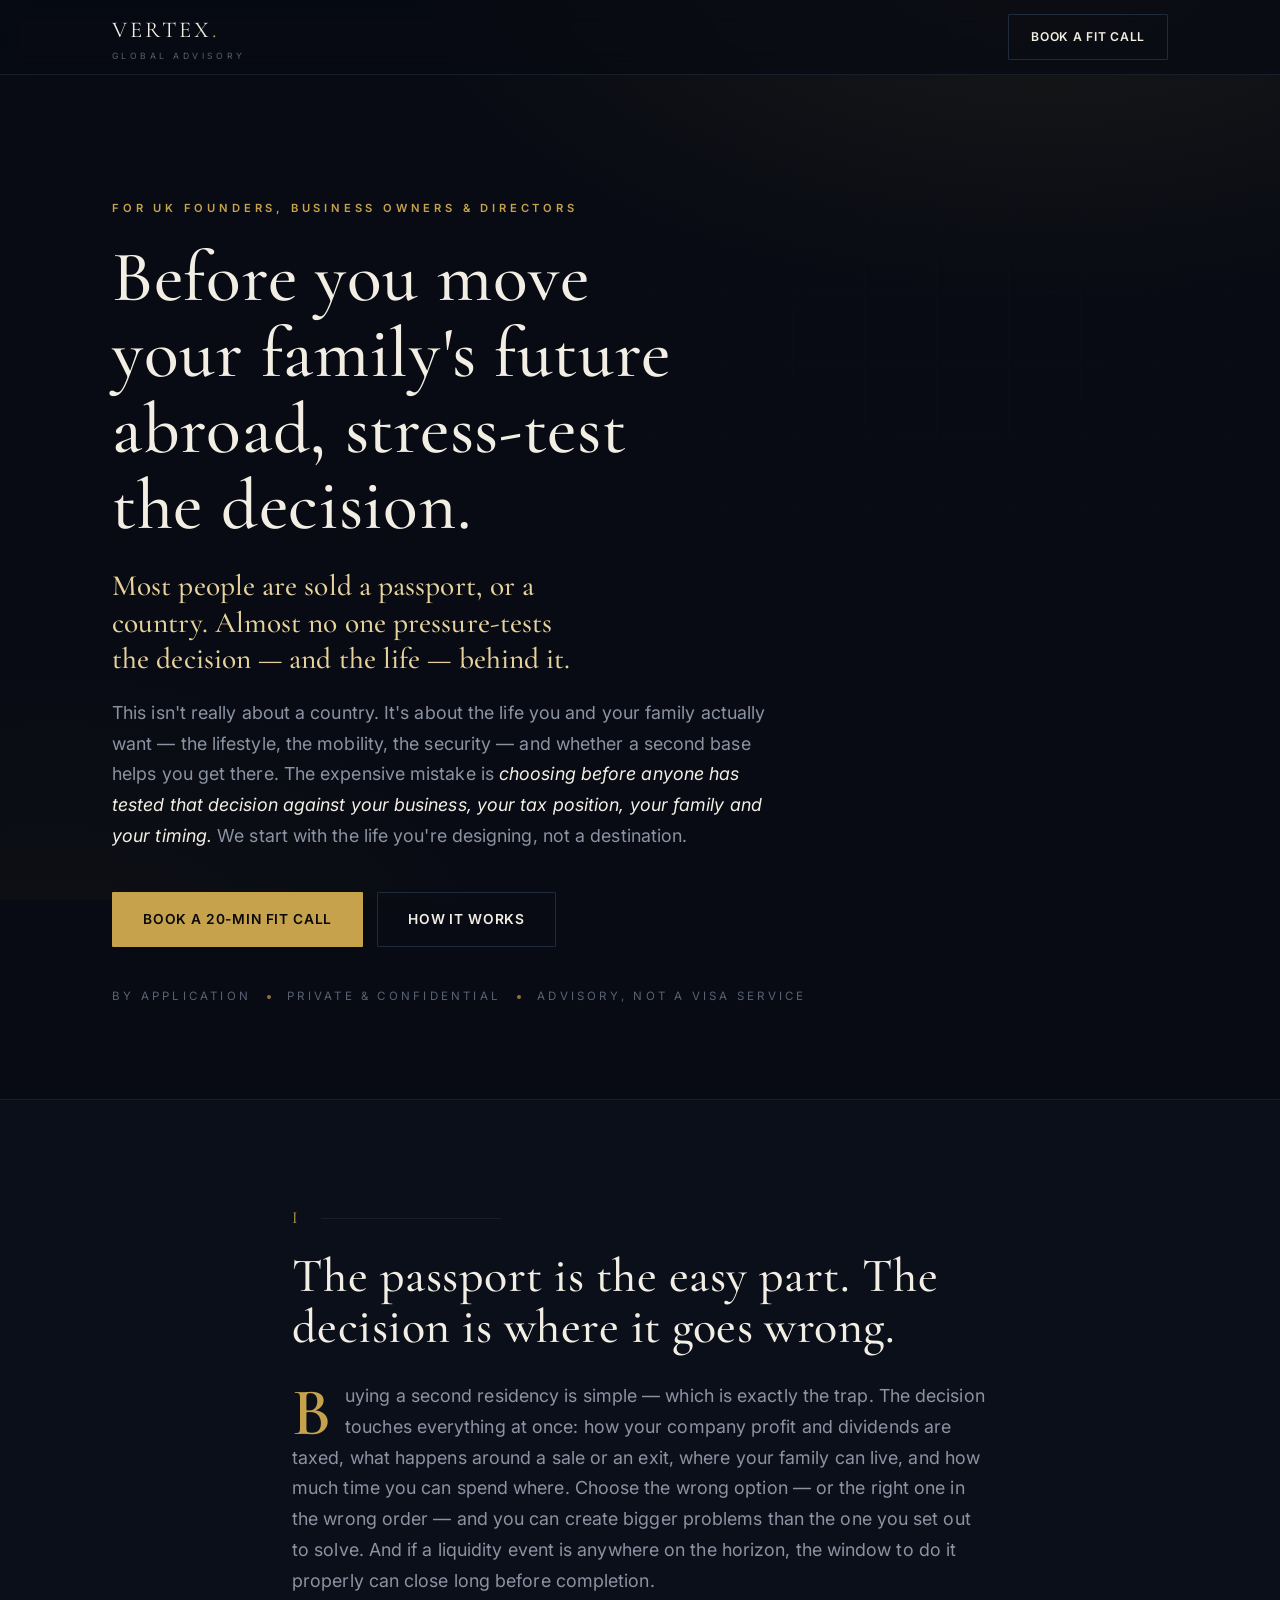
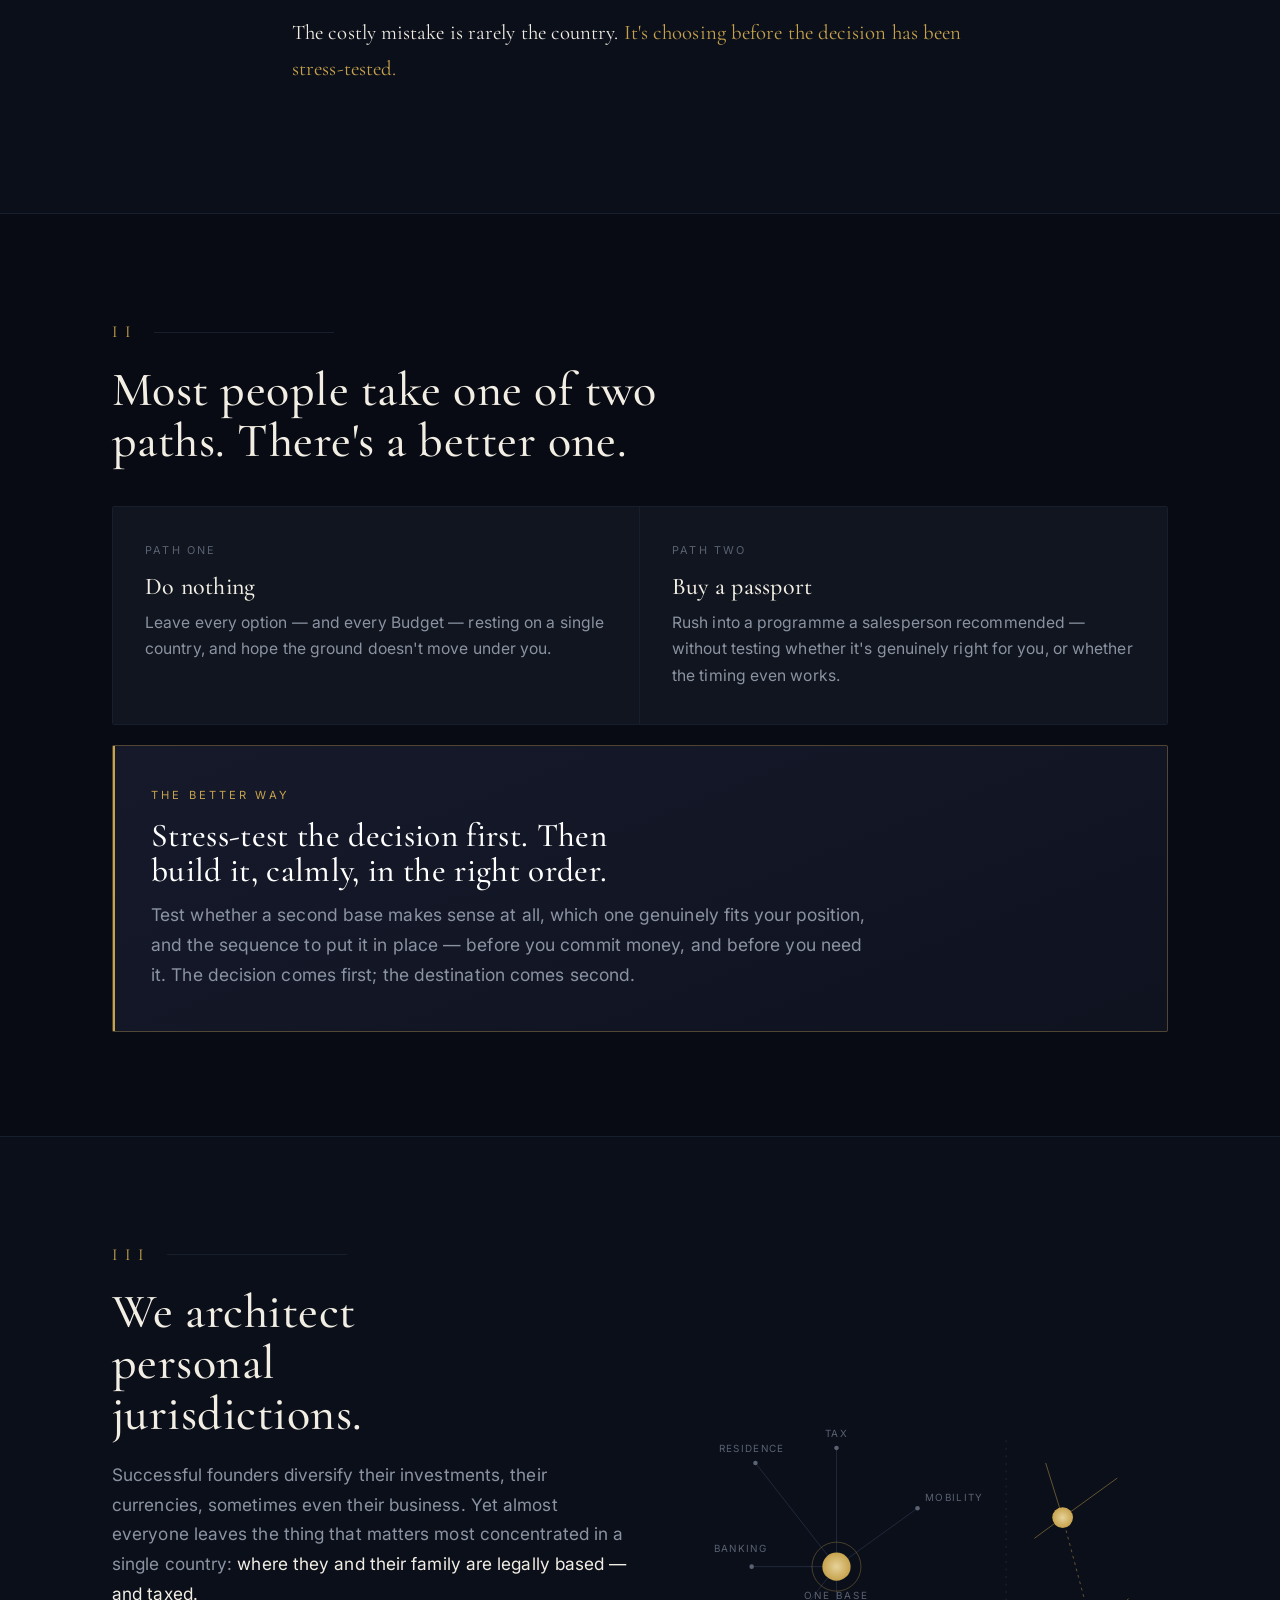
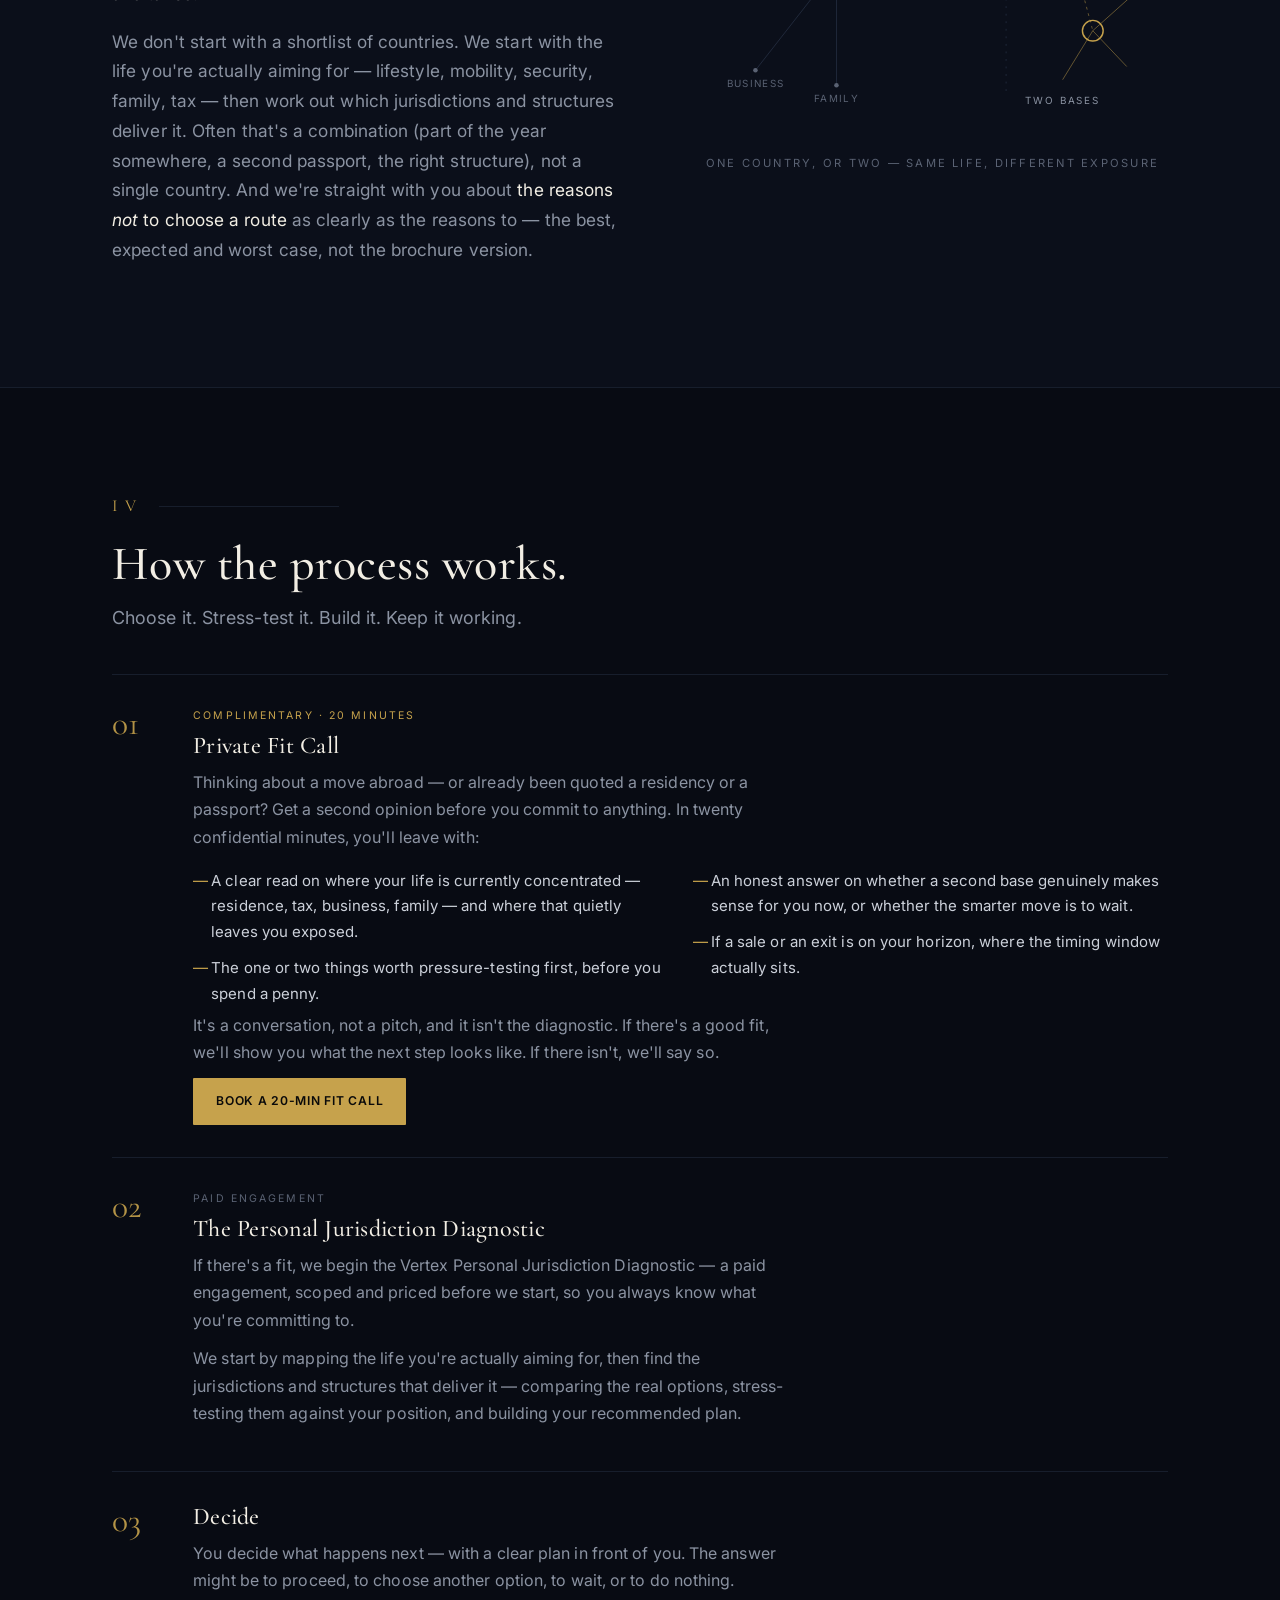
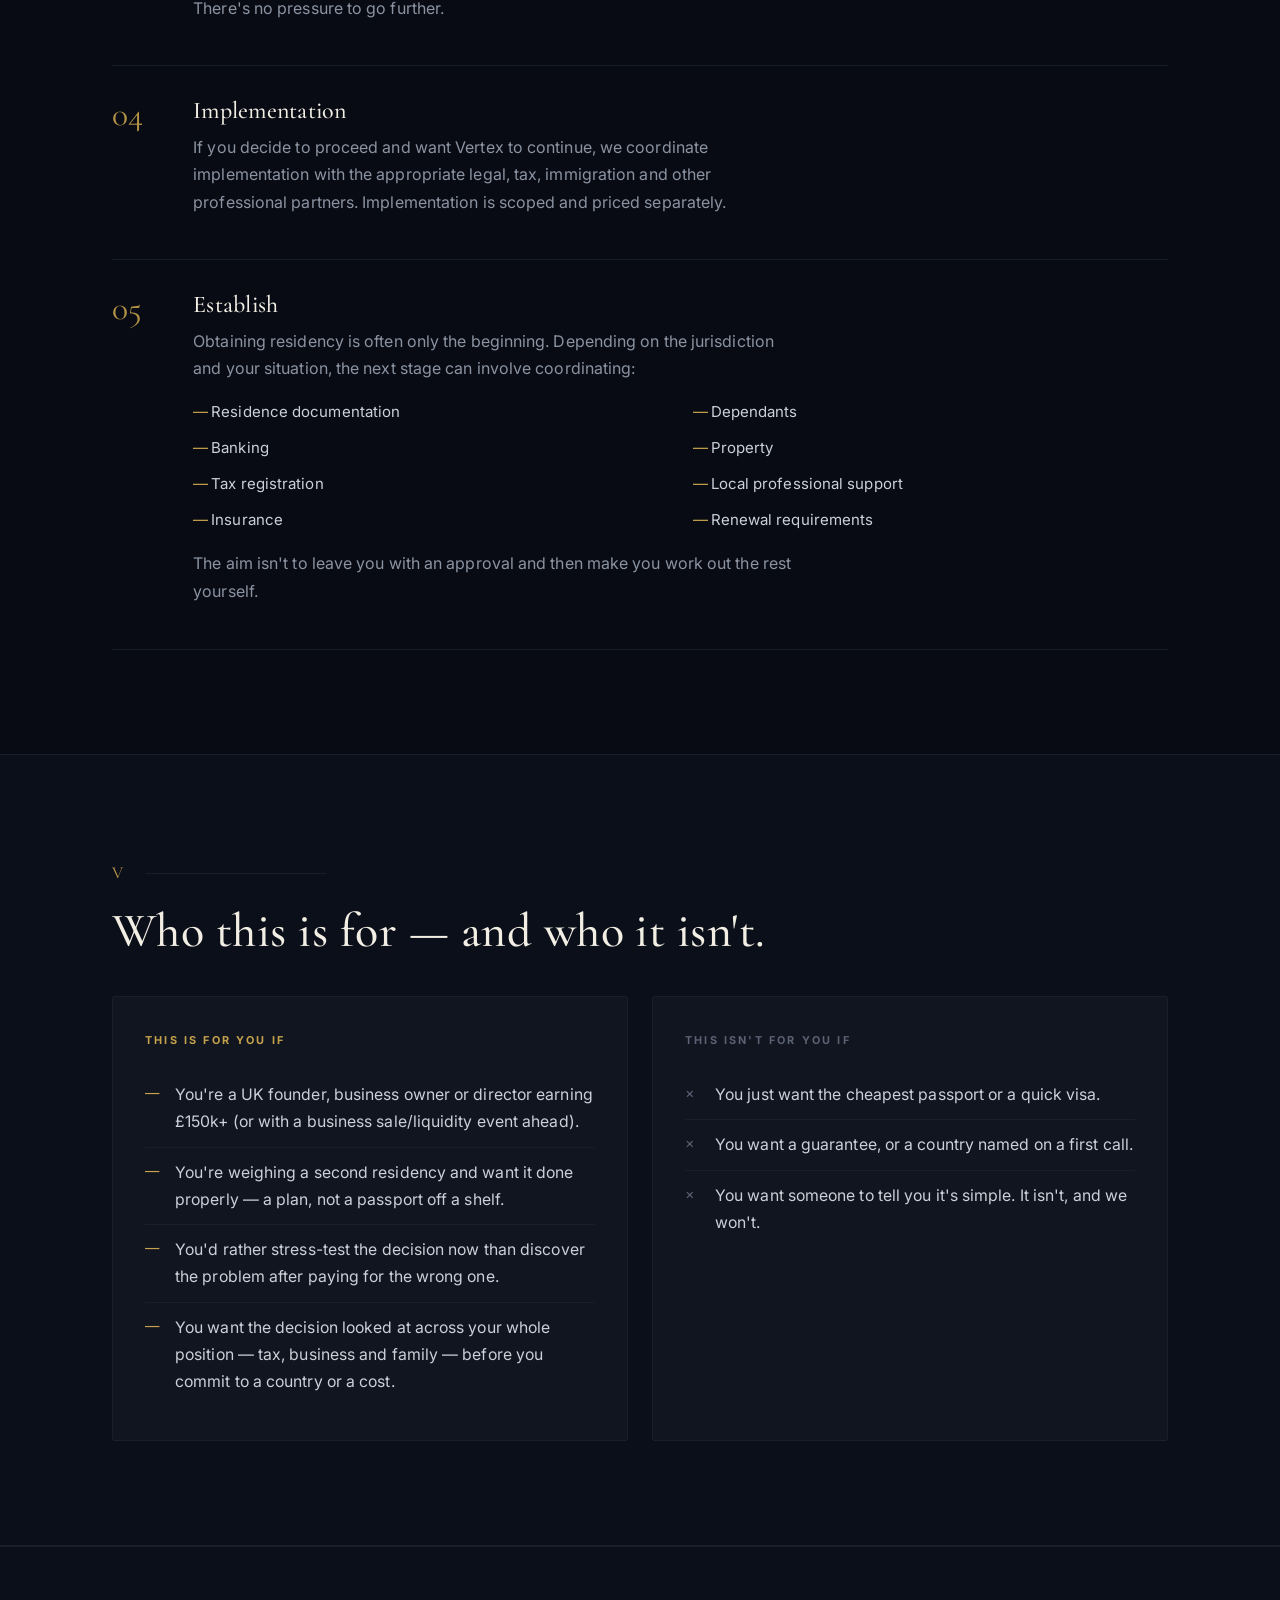
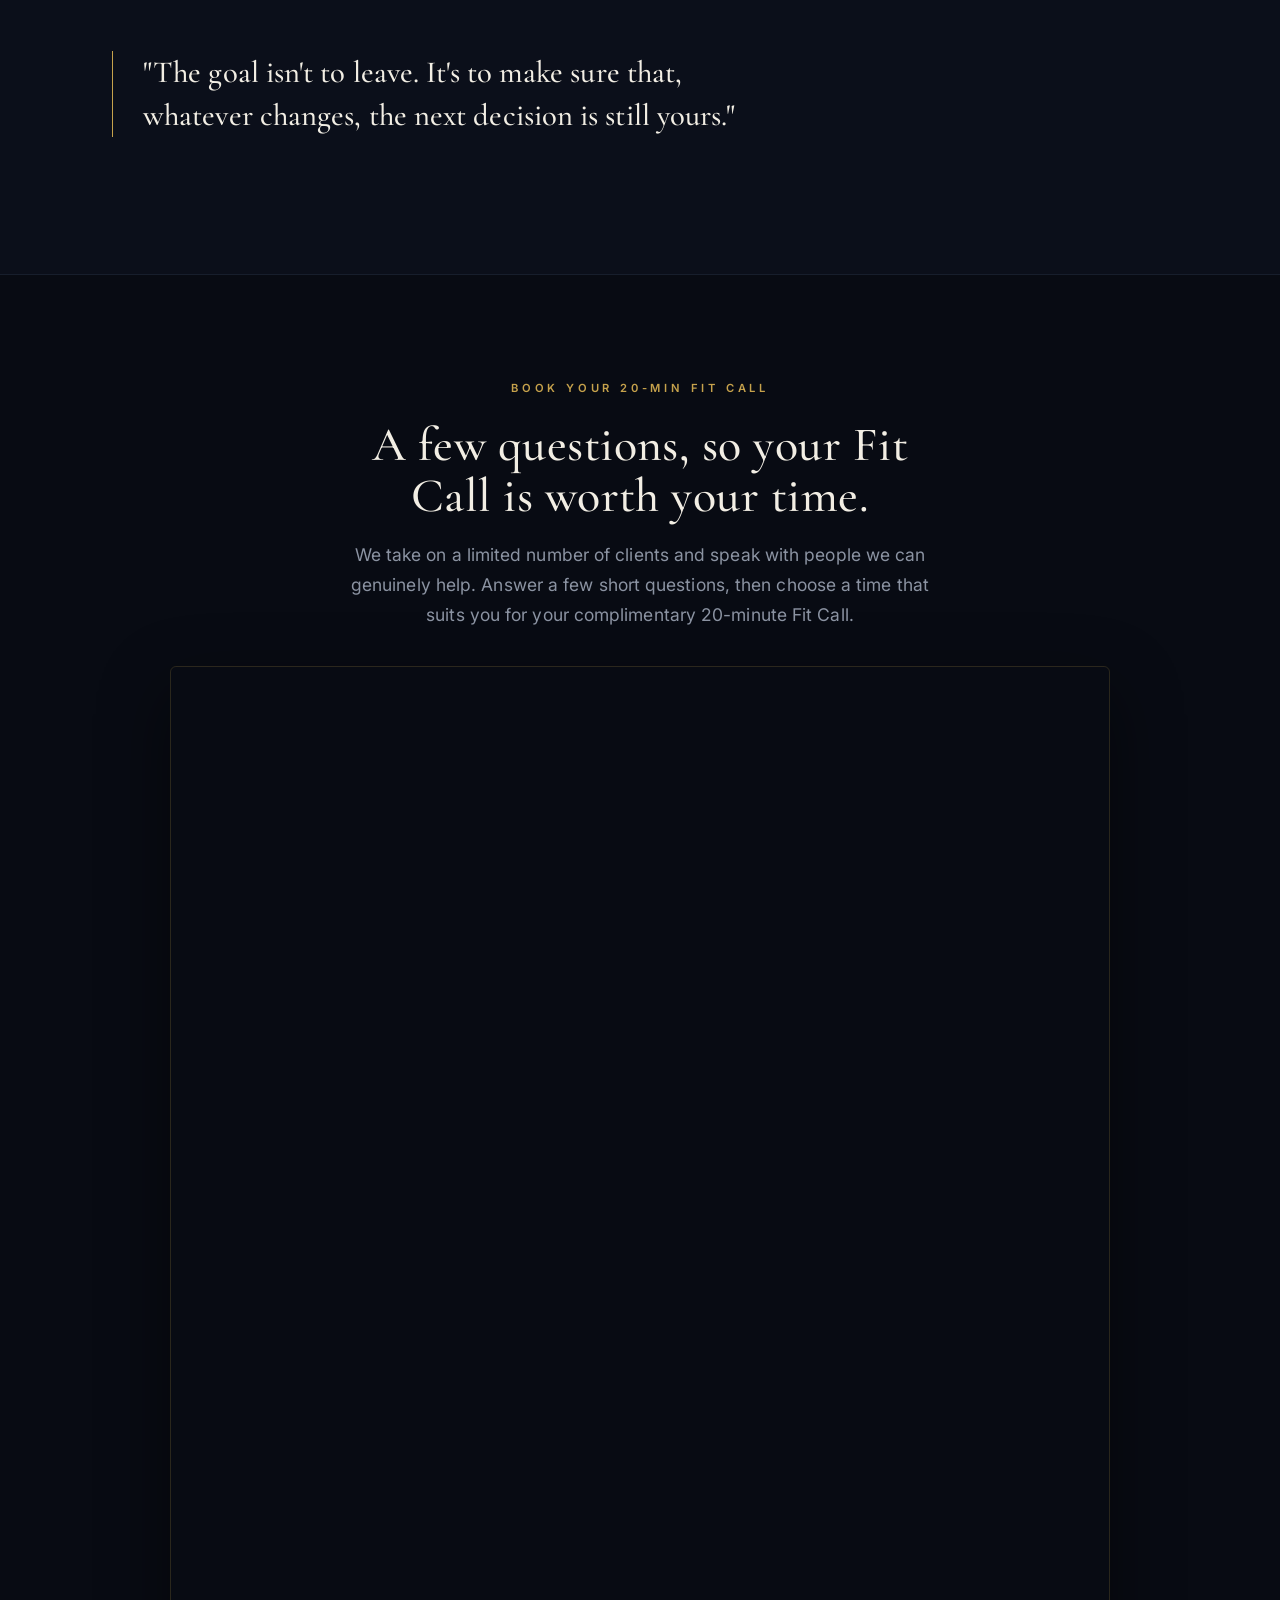
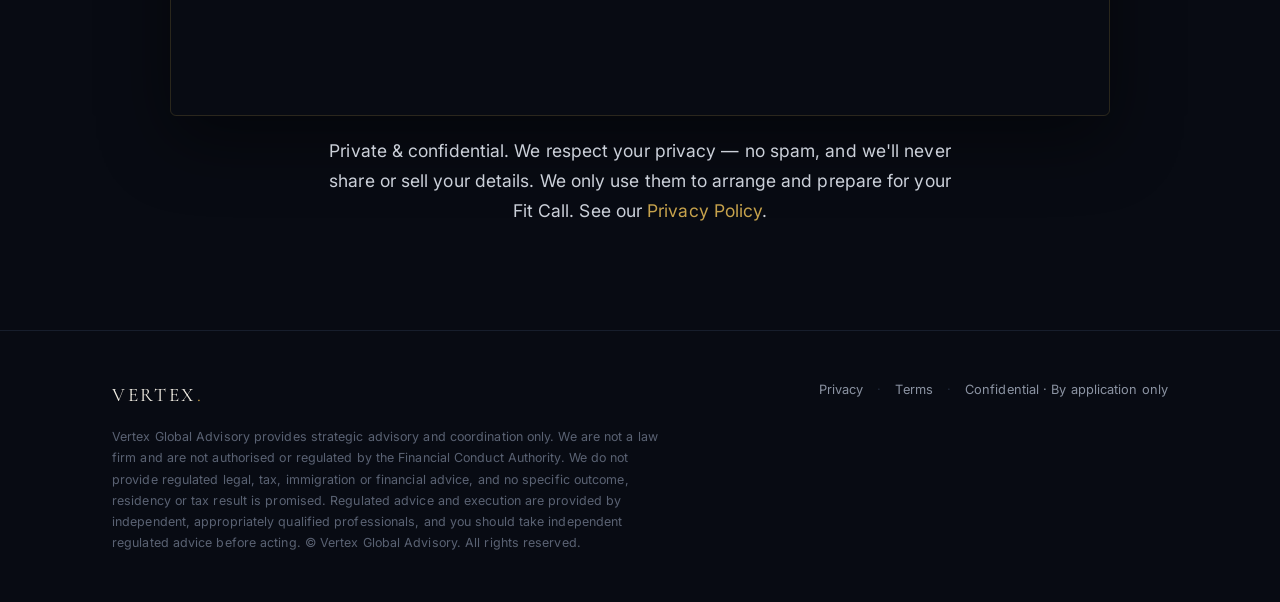
<file: index.html>
<!doctype html>
<!--
  Vertex Global Advisory — UK second-residency funnel landing page (DRAFT · pre-exit-founder audience).
  Positioning: decision-diligence ("stress-test the decision before you choose") per the business-strategy research.
  Flow: book a private call (free fit-call) → a qualifier filters → on the call, sell the PAID diagnostic + plan → execution is the later upsell.
  Hallmark · macrostructure: Long Document (editorial-luxury) · tone: luxury/discreet · anchor hue: gold (brass ~80°)
  Compliance: advisory/coordination only, not FCA-regulated; no promised tax/residency outcome; tax as considerations; no jurisdictions named.
  NOTE: the "no-commission / independence" claim was REMOVED (Vertex may take partner commissions) — do NOT re-introduce "independent" or "we don't earn on placement" language anywhere.
  CTA: Calendly inline embed (event /private-fit-call). Screening questions + email verification live in Calendly; the Schedule pixel fires via Calendly's event_scheduled postMessage listener.
-->
<html lang="en">
<head>
<meta charset="utf-8">
<meta name="viewport" content="width=device-width, initial-scale=1">
<meta name="facebook-domain-verification" content="3tdnr9cpetdmd627bes9adia1ytmo1" />
<!-- Meta Pixel Code -->
<script>
!function(f,b,e,v,n,t,s){if(f.fbq)return;n=f.fbq=function(){n.callMethod?
n.callMethod.apply(n,arguments):n.queue.push(arguments)};if(!f._fbq)f._fbq=n;
n.push=n;n.loaded=!0;n.version='2.0';n.queue=[];t=b.createElement(e);t.async=!0;
t.src=v;s=b.getElementsByTagName(e)[0];s.parentNode.insertBefore(t,s)}(window,
document,'script','https://connect.facebook.net/en_US/fbevents.js');
fbq('init', '4098876717083982');
fbq('track', 'PageView');
</script>
<noscript><img height="1" width="1" style="display:none"
  src="https://www.facebook.com/tr?id=4098876717083982&ev=PageView&noscript=1"/></noscript>
<!-- End Meta Pixel Code -->
<title>Stress-test the decision — Vertex Global Advisory</title>
<meta name="description" content="For UK founders and business owners weighing a second residency: a private review that stress-tests the decision before you choose. Book a call with Vertex Global Advisory.">
<meta name="robots" content="noindex,follow">
<link rel="preconnect" href="https://fonts.googleapis.com">
<link rel="preconnect" href="https://fonts.gstatic.com" crossorigin>
<link href="https://fonts.googleapis.com/css2?family=Cormorant+Garamond:wght@500;600&family=Inter:wght@400;500;600&display=swap" rel="stylesheet">
<style>
:root{
  --navy:#080B13; --navy-2:#0B0F1A; --panel:#10151F; --panel-2:#131926;
  --line:#212A3C; --line-soft:#171E2C; --line-gold:rgba(198,162,76,.34);
  --gold:#C6A24C; --gold-2:#E6D29A; --gold-deep:#9E7C2E;
  --ivory:#F2EEE4; --text:#CBD0D9; --muted:#8B93A2; --muted-2:#5A6273;
  --serif:'Cormorant Garamond',Georgia,'Times New Roman',serif;
  --sans:'Inter',system-ui,-apple-system,'Segoe UI',Roboto,Helvetica,Arial,sans-serif;
  --maxw:1120px; --measure:66ch;
  --ease-out:cubic-bezier(.22,.61,.36,1);
  --s1:8px; --s2:16px; --s3:24px; --s4:40px; --s5:64px; --s6:104px;
}
*{box-sizing:border-box;}
html,body{overflow-x:clip;}
html{scroll-behavior:smooth;}
body{margin:0;background:var(--navy);color:var(--text);font-family:var(--sans);
  font-size:17.5px;line-height:1.72;-webkit-font-smoothing:antialiased;letter-spacing:.005em;
  background-image:
    radial-gradient(1100px 620px at 82% -8%,rgba(198,162,76,.10),transparent 60%),
    radial-gradient(760px 620px at 4% 116%,rgba(198,162,76,.045),transparent 62%);
  background-attachment:fixed;}
::selection{background:rgba(198,162,76,.26);color:#fff;}
h1,h2,h3{font-family:var(--serif);font-weight:500;font-style:normal;color:var(--ivory);
  margin:0;line-height:1.06;letter-spacing:.01em;overflow-wrap:anywhere;min-width:0;}
h1{font-size:clamp(2.7rem,5.6vw,4.7rem);}
h2{font-size:clamp(1.9rem,3.8vw,3rem);}
h3{font-size:1.28rem;color:#fff;}
p{margin:0 0 1.05em;}
a{color:var(--gold);text-decoration:none;transition:color .18s var(--ease-out);}
a:hover{color:var(--gold-2);}
em{font-style:italic;color:var(--ivory);}
.gold{color:var(--gold);} .ivory{color:var(--ivory);} .muted{color:var(--muted);}
.wrap{max-width:var(--maxw);margin:0 auto;padding:0 32px;}
.col{max-width:760px;}
.section{padding:var(--s6) 0;position:relative;}
.eyebrow{font-family:var(--sans);font-size:.7rem;font-weight:600;letter-spacing:.34em;
  text-transform:uppercase;color:var(--gold);margin:0 0 22px;}
.eyebrow.dim{color:var(--muted-2);}
.numeral{font-family:var(--serif);font-size:1.05rem;letter-spacing:.42em;color:var(--gold);
  text-transform:uppercase;margin:0 0 18px;display:flex;align-items:center;gap:16px;}
.numeral::after{content:"";flex:1;height:1px;background:var(--line-soft);max-width:180px;}
.topbar{position:sticky;top:0;z-index:30;background:rgba(8,11,19,.72);
  backdrop-filter:blur(12px);border-bottom:1px solid var(--line-soft);}
.topbar .wrap{display:flex;align-items:center;justify-content:space-between;height:74px;}
.brand{font-family:var(--serif);font-size:1.42rem;color:var(--ivory);letter-spacing:.14em;}
.brand .dot{color:var(--gold);}
.brand small{display:block;font-family:var(--sans);font-size:.54rem;letter-spacing:.4em;
  text-transform:uppercase;color:var(--muted-2);margin-top:-1px;}
.btn{display:inline-flex;align-items:center;justify-content:center;gap:.5em;white-space:nowrap;
  font-family:var(--sans);font-size:.86rem;font-weight:600;letter-spacing:.06em;text-transform:uppercase;
  padding:15px 30px;border-radius:1px;cursor:pointer;border:1px solid transparent;
  transition:background .2s var(--ease-out),color .2s var(--ease-out),border-color .2s var(--ease-out),transform .2s var(--ease-out);}
.btn-gold{background:var(--gold);color:#0a0a0a;}
.btn-gold:hover{background:var(--gold-2);color:#0a0a0a;transform:translateY(-1px);}
.btn-ghost{background:transparent;color:var(--ivory);border-color:var(--line);}
.btn-ghost:hover{border-color:var(--gold);color:var(--gold);}
.btn.sm{padding:12px 22px;font-size:.76rem;}
.btn:focus-visible{outline:2px solid var(--gold-2);outline-offset:3px;}
.btn-row{display:flex;gap:14px;flex-wrap:wrap;}
.hero{padding:clamp(72px,11vw,124px) 0 clamp(56px,8vw,92px);position:relative;overflow:hidden;}
.hero:before{content:"";position:absolute;inset:0;pointer-events:none;
  background-image:linear-gradient(var(--line-soft) 1px,transparent 1px),linear-gradient(90deg,var(--line-soft) 1px,transparent 1px);
  background-size:72px 72px;opacity:.14;
  mask-image:radial-gradient(760px 460px at 74% 26%,#000,transparent 76%);}
.hero .wrap{position:relative;}
.hero h1{max-width:18ch;}
.hero .sub{font-family:var(--serif);font-size:clamp(1.35rem,2.3vw,1.85rem);color:var(--gold-2);
  font-weight:500;margin:24px 0 20px;max-width:34ch;line-height:1.24;}
.hero .intro{max-width:60ch;font-size:1.12rem;color:var(--muted);margin-bottom:var(--s4);}
.hero .seal{margin-top:var(--s4);display:flex;align-items:center;gap:16px;color:var(--muted-2);
  font-size:.72rem;letter-spacing:.28em;text-transform:uppercase;flex-wrap:wrap;}
.hero .seal .dot{width:4px;height:4px;border-radius:50%;background:var(--gold);opacity:.7;}
.statement{background:var(--navy-2);border-top:1px solid var(--line-soft);border-bottom:1px solid var(--line-soft);}
.lede,.body-lg{font-size:1.12rem;color:var(--muted);max-width:var(--measure);}
.dropcap::first-letter{font-family:var(--serif);font-weight:600;color:var(--gold);
  float:left;font-size:4.2rem;line-height:.72;padding:8px 14px 0 0;}
.kicker{font-family:var(--serif);font-size:1.3rem;color:var(--ivory);}
.ledger{display:grid;grid-template-columns:minmax(0,1fr) minmax(0,1fr);gap:0;
  border:1px solid var(--line-soft);border-radius:2px;overflow:hidden;margin-top:var(--s3);}
.ledger .opt{padding:34px 32px;background:var(--panel);}
.ledger .opt:first-child{border-right:1px solid var(--line-soft);}
.ledger .opt .lbl{font-family:var(--sans);font-size:.68rem;letter-spacing:.2em;text-transform:uppercase;color:var(--muted-2);margin:0 0 14px;}
.ledger .opt h3{font-family:var(--serif);font-size:1.5rem;margin:0 0 10px;color:var(--ivory);}
.ledger .opt p{margin:0;color:var(--muted);font-size:.98rem;}
.third{margin-top:20px;position:relative;padding:40px 38px;border-radius:2px;
  background:linear-gradient(158deg,#15192a,#0f1320);border:1px solid var(--line-gold);}
.third:before{content:"";position:absolute;left:0;top:0;bottom:0;width:2px;background:var(--gold);}
.third .lbl{font-family:var(--sans);font-size:.7rem;letter-spacing:.28em;text-transform:uppercase;color:var(--gold);margin:0 0 12px;}
.third h3{font-family:var(--serif);font-size:clamp(1.6rem,2.6vw,2.15rem);color:#fff;margin:0 0 12px;max-width:30ch;}
.third p{margin:0;color:var(--muted);max-width:var(--measure);}
.mech{display:grid;grid-template-columns:1.05fr .95fr;gap:clamp(32px,5vw,72px);align-items:center;}
.figure{margin:0;} .figure svg{width:100%;height:auto;display:block;}
.figure figcaption{margin-top:18px;font-size:.7rem;letter-spacing:.2em;text-transform:uppercase;color:var(--muted-2);text-align:center;}
.mono-note{max-width:var(--measure);color:var(--muted);font-size:1.08rem;}
.steps{display:grid;grid-template-columns:repeat(4,minmax(0,1fr));gap:20px;}
.step{padding:30px 26px;background:var(--panel);border:1px solid var(--line-soft);border-radius:2px;}
.step .n{font-family:var(--serif);font-size:2.2rem;color:var(--gold);line-height:1;opacity:.9;}
.step h3{font-family:var(--serif);font-size:1.32rem;margin:12px 0 8px;color:var(--ivory);}
.step p{margin:0;color:var(--muted);font-size:.94rem;}
.fit{display:grid;grid-template-columns:minmax(0,1fr) minmax(0,1fr);gap:24px;}
.fit .card{padding:34px 32px;background:var(--panel);border:1px solid var(--line-soft);border-radius:2px;}
.fit .card h4{font-family:var(--sans);font-size:.68rem;letter-spacing:.2em;text-transform:uppercase;margin:0 0 20px;}
.fit .yes h4{color:var(--gold);} .fit .no h4{color:var(--muted-2);}
.fit ul{list-style:none;margin:0;padding:0;}
.fit li{position:relative;padding:11px 0 11px 30px;font-size:.99rem;color:var(--text);border-bottom:1px solid var(--line-soft);}
.fit li:last-child{border-bottom:0;}
.fit li:before{position:absolute;left:0;top:11px;font-size:.9rem;}
.fit .yes li:before{content:"\2014";color:var(--gold);}
.fit .no li:before{content:"\00D7";color:var(--muted-2);}
.callsteps{display:grid;grid-template-columns:repeat(3,minmax(0,1fr));gap:24px;}
.callsteps .step .n{font-size:2.4rem;}
.band{background:var(--navy-2);border-top:1px solid var(--line-soft);border-bottom:1px solid var(--line-soft);}
.band .quote{font-family:var(--serif);font-size:clamp(1.4rem,2.4vw,1.95rem);line-height:1.4;color:var(--ivory);
  border-left:1px solid var(--gold);padding-left:30px;max-width:42ch;font-weight:500;}
.process{margin-top:var(--s4);border-top:1px solid var(--line-soft);}
.process .prow{display:grid;grid-template-columns:auto 1fr;gap:clamp(20px,4vw,46px);padding:32px 0;border-bottom:1px solid var(--line-soft);}
.process .pn{font-family:var(--serif);font-size:2.1rem;color:var(--gold);line-height:1;opacity:.9;min-width:2.2ch;}
.process .pc h3{font-family:var(--serif);font-size:1.5rem;color:var(--ivory);margin:0 0 10px;}
.process .pc p{margin:0 0 .7em;color:var(--muted);font-size:1rem;max-width:60ch;}
.process .pc .tag{font-family:var(--sans);font-size:.66rem;letter-spacing:.2em;text-transform:uppercase;color:var(--muted-2);margin:0 0 8px;}
.process .pc .tag.free{color:var(--gold);}
.process .pc ul{list-style:none;margin:.5em 0 0;padding:0;columns:2;column-gap:24px;}
.process .pc ul li{position:relative;padding:5px 0 5px 18px;font-size:.94rem;color:var(--text);break-inside:avoid;}
.process .pc ul li:before{content:"\2014";position:absolute;left:0;color:var(--gold);}
@media(max-width:620px){.process .prow{grid-template-columns:1fr;gap:6px;}.process .pc ul{columns:1;}}
/* Qualifier form */
.qual{max-width:660px;margin:var(--s4) auto 0;}
.qual .field{margin-bottom:26px;}
.qual .q{display:block;font-family:var(--sans);font-size:.98rem;color:var(--ivory);margin-bottom:12px;font-weight:500;}
.qual .opts{display:flex;flex-wrap:wrap;gap:10px;}
.qual .opts label{display:inline-flex;align-items:center;gap:8px;padding:10px 16px;border:1px solid var(--line);border-radius:2px;font-size:.9rem;color:var(--text);cursor:pointer;transition:border-color .18s,background .18s,color .18s;}
.qual .opts input{accent-color:var(--gold);margin:0;}
.qual .opts label:hover{border-color:var(--gold);}
.qual .opts label:has(input:checked){border-color:var(--gold);background:rgba(198,168,76,.10);color:var(--ivory);}
.qual .duo{display:grid;grid-template-columns:1fr 1fr;gap:14px;}
.qual input[type=text],.qual input[type=email]{width:100%;padding:14px 16px;background:var(--panel);border:1px solid var(--line);border-radius:2px;color:var(--ivory);font-family:var(--sans);font-size:.95rem;}
.qual input:focus{outline:none;border-color:var(--gold);}
.qual input::placeholder{color:var(--muted-2);}
.qual .submit{margin-top:8px;}
.qual .privacy{font-size:.78rem;color:var(--muted-2);margin-top:16px;}
@media(max-width:620px){.qual .duo{grid-template-columns:1fr;}}
footer{border-top:1px solid var(--line-soft);padding:48px 0;}
footer .wrap{display:flex;justify-content:space-between;gap:24px;flex-wrap:wrap;align-items:flex-start;}
.fineprint{color:var(--muted-2);font-size:.78rem;line-height:1.7;max-width:70ch;margin:14px 0 0;}
.flinks{display:flex;gap:14px;flex-wrap:wrap;align-items:center;font-size:.8rem;}
.flinks a{color:var(--muted);} .flinks a:hover{color:var(--gold);} .flinks .sep{color:var(--line);}
.reveal{opacity:0;transform:translateY(16px);transition:opacity .7s var(--ease-out),transform .7s var(--ease-out);}
.reveal.in{opacity:1;transform:none;}
@media(prefers-reduced-motion:reduce){.reveal{opacity:1!important;transform:none!important;}html{scroll-behavior:auto;}body{background-attachment:scroll;}}
@media(max-width:860px){.mech{grid-template-columns:1fr;gap:var(--s4);}.figure{order:-1;max-width:440px;margin:0 auto;}.steps{grid-template-columns:1fr 1fr;}}
@media(max-width:680px){.section{padding:68px 0;}.wrap{padding:0 22px;}.ledger{grid-template-columns:1fr;}.ledger .opt:first-child{border-right:0;border-bottom:1px solid var(--line-soft);}.fit,.steps,.callsteps{grid-template-columns:1fr;}.hero .btn-row .btn{flex:1 1 auto;}.topbar .brand small{display:none;}}
</style>
</head>
<body>

<div class="topbar">
  <div class="wrap">
    <div class="brand">VERTEX<span class="dot">.</span><small>Global Advisory</small></div>
    <a class="btn btn-ghost sm" href="#book">Book a Fit Call</a>
  </div>
</div>

<!-- HERO -->
<header class="hero">
  <div class="wrap reveal">
    <p class="eyebrow">For UK founders, business owners &amp; directors</p>
    <h1>Before you move your family's future abroad, stress-test the decision.</h1>
    <p class="sub">Most people are sold a passport, or a country. Almost no one pressure-tests the decision — and the life — behind it.</p>
    <p class="intro">This isn't really about a country. It's about the life you and your family actually want — the lifestyle,
      the mobility, the security — and whether a second base helps you get there. The expensive mistake is <em>choosing before
      anyone has tested that decision against your business, your tax position, your family and your timing.</em> We start with
      the life you're designing, not a destination.</p>
    <div class="btn-row">
      <a class="btn btn-gold" href="#book">Book a 20-min Fit Call</a>
      <a class="btn btn-ghost" href="#process">How it works</a>
    </div>
    <div class="seal"><span>By application</span><span class="dot"></span><span>Private &amp; confidential</span><span class="dot"></span><span>Advisory, not a visa service</span></div>
  </div>
</header>

<!-- I · THE PROBLEM -->
<section class="section statement">
  <div class="wrap col">
    <p class="numeral">I</p>
    <h2>The passport is the easy part. The decision is where it goes wrong.</h2>
    <p class="body-lg dropcap" style="margin-top:28px;">Buying a second residency is simple — which is exactly the trap.
      The decision touches everything at once: how your company profit and dividends are taxed, what happens around a sale
      or an exit, where your family can live, and how much time you can spend where. Choose the wrong option — or the right
      one in the wrong order — and you can create bigger problems than the one you set out to solve. And if a liquidity event
      is anywhere on the horizon, the window to do it properly can close long before completion.</p>
    <p class="kicker">The costly mistake is rarely the country. <span class="gold">It's choosing before the decision has been stress-tested.</span></p>
  </div>
</section>

<!-- II · TWO WAYS, OR THREE -->
<section class="section">
  <div class="wrap">
    <p class="numeral">II</p>
    <h2 style="max-width:24ch;">Most people take one of two paths. There's a better one.</h2>
    <div class="ledger reveal" style="margin-top:var(--s4);">
      <div class="opt">
        <p class="lbl">Path one</p>
        <h3>Do nothing</h3>
        <p>Leave every option — and every Budget — resting on a single country, and hope the ground doesn't move under you.</p>
      </div>
      <div class="opt">
        <p class="lbl">Path two</p>
        <h3>Buy a passport</h3>
        <p>Rush into a programme a salesperson recommended — without testing whether it's genuinely right for you, or whether
          the timing even works.</p>
      </div>
    </div>
    <div class="third reveal">
      <p class="lbl">The better way</p>
      <h3>Stress-test the decision first. Then build it, calmly, in the right order.</h3>
      <p>Test whether a second base makes sense at all, which one genuinely fits your position, and the sequence to put it in
        place — before you commit money, and before you need it. The decision comes first; the destination comes second.</p>
    </div>
  </div>
</section>

<!-- III · MECHANISM -->
<section class="section statement" id="how">
  <div class="wrap">
    <p class="numeral">III</p>
    <div class="mech">
      <div>
        <h2 style="max-width:16ch;">We architect personal jurisdictions.</h2>
        <p class="mono-note" style="margin-top:20px;">Successful founders diversify their investments, their currencies,
          sometimes even their business. Yet almost everyone leaves the thing that matters most concentrated in a single
          country: <span class="ivory">where they and their family are legally based — and taxed.</span></p>
        <p class="mono-note" style="margin-top:18px;">We don't start with a shortlist of countries. We start with the life
          you're actually aiming for — lifestyle, mobility, security, family, tax — then work out which jurisdictions and
          structures deliver it. Often that's a combination (part of the year somewhere, a second passport, the right structure),
          not a single country. And we're straight with you about <span class="ivory">the reasons <em>not</em> to choose a
          route</span> as clearly as the reasons to — the best, expected and worst case, not the brochure version.</p>
      </div>
      <figure class="figure reveal" aria-label="Diagram: one country carrying everything, versus a second base sharing the load.">
        <svg viewBox="-28 0 500 360" xmlns="http://www.w3.org/2000/svg" role="img">
          <defs><radialGradient id="g" cx="50%" cy="50%" r="50%"><stop offset="0%" stop-color="#E6D29A"/><stop offset="100%" stop-color="#C6A24C"/></radialGradient></defs>
          <g font-family="Inter,sans-serif" font-size="10.5" letter-spacing="1.4" fill="#8B93A2">
            <g stroke="#212A3C" stroke-width="1">
              <line x1="120" y1="180" x2="34" y2="70"/><line x1="120" y1="180" x2="30" y2="180"/>
              <line x1="120" y1="180" x2="34" y2="290"/><line x1="120" y1="180" x2="120" y2="54"/>
              <line x1="120" y1="180" x2="120" y2="306"/><line x1="120" y1="180" x2="206" y2="118"/>
            </g>
            <g fill="#5A6273">
              <circle cx="34" cy="70" r="2.4"/><text x="30" y="58" text-anchor="middle">RESIDENCE</text>
              <circle cx="30" cy="180" r="2.4"/><text x="18" y="164" text-anchor="middle">BANKING</text>
              <circle cx="34" cy="290" r="2.4"/><text x="34" y="308" text-anchor="middle">BUSINESS</text>
              <circle cx="120" cy="54" r="2.4"/><text x="120" y="42" text-anchor="middle">TAX</text>
              <circle cx="120" cy="306" r="2.4"/><text x="120" y="324" text-anchor="middle">FAMILY</text>
              <circle cx="206" cy="118" r="2.4"/><text x="214" y="110" text-anchor="start">MOBILITY</text>
            </g>
            <circle cx="120" cy="180" r="15" fill="url(#g)"/>
            <circle cx="120" cy="180" r="26" fill="none" stroke="#C6A24C" stroke-opacity=".35"/>
            <text x="120" y="214" text-anchor="middle" fill="#5A6273" letter-spacing="2">ONE BASE</text>
          </g>
          <line x1="300" y1="46" x2="300" y2="314" stroke="#212A3C" stroke-dasharray="2 6"/>
          <g font-family="Inter,sans-serif" font-size="10.5" letter-spacing="1.4">
            <g stroke="#C6A24C" stroke-opacity=".5" stroke-width="1">
              <line x1="360" y1="128" x2="418" y2="86"/><line x1="360" y1="128" x2="342" y2="70"/><line x1="360" y1="128" x2="330" y2="150"/>
              <line x1="392" y1="248" x2="430" y2="214"/><line x1="392" y1="248" x2="360" y2="300"/><line x1="392" y1="248" x2="428" y2="286"/>
              <line x1="360" y1="128" x2="392" y2="248" stroke-dasharray="3 4"/>
            </g>
            <circle cx="360" cy="128" r="11" fill="url(#g)"/>
            <circle cx="392" cy="248" r="11" fill="none" stroke="#C6A24C" stroke-width="1.5"/>
            <text x="360" y="326" text-anchor="middle" fill="#8B93A2" letter-spacing="2">TWO BASES</text>
          </g>
        </svg>
        <figcaption>One country, or two — same life, different exposure</figcaption>
      </figure>
    </div>
  </div>
</section>

<!-- IV · HOW THE PROCESS WORKS -->
<section class="section" id="process">
  <div class="wrap">
    <p class="numeral">IV</p>
    <h2 style="max-width:20ch;">How the process works.</h2>
    <p class="body-lg" style="margin-top:14px;">Choose it. Stress-test it. Build it. Keep it working.</p>
    <div class="process reveal">
      <div class="prow">
        <div class="pn">01</div>
        <div class="pc">
          <p class="tag free">Complimentary · 20 minutes</p>
          <h3>Private Fit Call</h3>
          <p>Thinking about a move abroad — or already been quoted a residency or a passport? Get a second opinion before you commit to anything. In twenty confidential minutes, you'll leave with:</p>
          <ul>
            <li>A clear read on where your life is currently concentrated — residence, tax, business, family — and where that quietly leaves you exposed.</li>
            <li>The one or two things worth pressure-testing first, before you spend a penny.</li>
            <li>An honest answer on whether a second base genuinely makes sense for you now, or whether the smarter move is to wait.</li>
            <li>If a sale or an exit is on your horizon, where the timing window actually sits.</li>
          </ul>
          <p>It's a conversation, not a pitch, and it isn't the diagnostic. If there's a good fit, we'll show you what the next step looks like. If there isn't, we'll say so.</p>
          <div class="btn-row" style="margin-top:6px;"><a class="btn btn-gold sm" href="#book">Book a 20-min Fit Call</a></div>
        </div>
      </div>
      <div class="prow">
        <div class="pn">02</div>
        <div class="pc">
          <p class="tag">Paid engagement</p>
          <h3>The Personal Jurisdiction Diagnostic</h3>
          <p>If there's a fit, we begin the Vertex Personal Jurisdiction Diagnostic — a paid engagement, scoped and priced before we start, so you always know what you're committing to.</p>
          <p>We start by mapping the life you're actually aiming for, then find the jurisdictions and structures that deliver it — comparing the real options, stress-testing them against your position, and building your recommended plan.</p>
        </div>
      </div>
      <div class="prow">
        <div class="pn">03</div>
        <div class="pc">
          <h3>Decide</h3>
          <p>You decide what happens next — with a clear plan in front of you. The answer might be to proceed, to choose another option, to wait, or to do nothing. There's no pressure to go further.</p>
        </div>
      </div>
      <div class="prow">
        <div class="pn">04</div>
        <div class="pc">
          <h3>Implementation</h3>
          <p>If you decide to proceed and want Vertex to continue, we coordinate implementation with the appropriate legal, tax, immigration and other professional partners. Implementation is scoped and priced separately.</p>
        </div>
      </div>
      <div class="prow">
        <div class="pn">05</div>
        <div class="pc">
          <h3>Establish</h3>
          <p>Obtaining residency is often only the beginning. Depending on the jurisdiction and your situation, the next stage can involve coordinating:</p>
          <ul>
            <li>Residence documentation</li><li>Banking</li><li>Tax registration</li><li>Insurance</li>
            <li>Dependants</li><li>Property</li><li>Local professional support</li><li>Renewal requirements</li>
          </ul>
          <p style="margin-top:.8em;">The aim isn't to leave you with an approval and then make you work out the rest yourself.</p>
        </div>
      </div>
    </div>
  </div>
</section>

<!-- V · FIT -->
<section class="section statement">
  <div class="wrap">
    <p class="numeral">V</p>
    <h2>Who this is for — and who it isn't.</h2>
    <div class="fit reveal" style="margin-top:var(--s4);">
      <div class="card yes">
        <h4>This is for you if</h4>
        <ul>
          <li>You're a UK founder, business owner or director earning £150k+ (or with a business sale/liquidity event ahead).</li>
          <li>You're weighing a second residency and want it done properly — a plan, not a passport off a shelf.</li>
          <li>You'd rather stress-test the decision now than discover the problem after paying for the wrong one.</li>
          <li>You want the decision looked at across your whole position — tax, business and family — before you commit to a country or a cost.</li>
        </ul>
      </div>
      <div class="card no">
        <h4>This isn't for you if</h4>
        <ul>
          <li>You just want the cheapest passport or a quick visa.</li>
          <li>You want a guarantee, or a country named on a first call.</li>
          <li>You want someone to tell you it's simple. It isn't, and we won't.</li>
        </ul>
      </div>
    </div>
  </div>
</section>

<!-- BAND -->
<section class="section band">
  <div class="wrap">
    <p class="quote">"The goal isn't to leave. It's to make sure that, whatever changes, the next decision is still yours."</p>
  </div>
</section>

<!-- VII · BOOK / QUALIFIER -->
<section class="section" id="book">
  <div class="wrap">
    <div class="col" style="margin:0 auto;">
      <p class="eyebrow" style="text-align:center;">Book your 20-min Fit Call</p>
      <h2 class="center" style="text-align:center;max-width:24ch;margin:0 auto;">A few questions, so your Fit Call is worth your time.</h2>
      <p class="muted center" style="text-align:center;max-width:56ch;margin:18px auto 0;">We take on a limited number of clients and speak with people we can genuinely help. Answer a few short questions, then choose a time that suits you for your complimentary 20-minute Fit Call.</p>
    </div>

    <!-- Calendly inline embed — the Fit Call booking flow. Screening questions + email verification
         are configured inside Calendly. The embed auto-resizes to its content via the
         calendly.page_height listener below (no inner scrollbar); the Schedule pixel fires
         via the event_scheduled listener. -->
    <div id="calendlyEmbed" class="calendly-inline-widget"
         data-url="https://calendly.com/contact-vertexglobaladvisory/private-fit-call?hide_gdpr_banner=1&primary_color=b8860b&text_color=9099a8"
         style="min-width:320px;max-width:940px;margin:36px auto 0;height:1050px;border-radius:6px;overflow:hidden;border:1px solid rgba(201,168,76,.18);box-shadow:0 24px 70px rgba(0,0,0,.45);"></div>
    <script type="text/javascript" src="https://assets.calendly.com/assets/external/widget.js" async></script>
    <p class="privacy" style="text-align:center;max-width:640px;margin:20px auto 0;">Private &amp; confidential. We respect your privacy — no spam, and we'll never share or sell your details. We only use them to arrange and prepare for your Fit Call. See our <a href="privacy.html">Privacy&nbsp;Policy</a>.</p>
  </div>
</section>

<footer>
  <div class="wrap">
    <div>
      <div class="brand" style="font-size:1.2rem;">VERTEX<span class="dot">.</span></div>
      <p class="fineprint">Vertex Global Advisory provides strategic advisory and coordination only. We are not a law firm and
        are not authorised or regulated by the Financial Conduct Authority. We do not provide regulated legal, tax, immigration
        or financial advice, and no specific outcome, residency or tax result is promised. Regulated advice and execution are
        provided by independent, appropriately qualified professionals, and you should take independent regulated advice before
        acting. © Vertex Global Advisory. All rights reserved.</p>
    </div>
    <div class="flinks">
      <a href="privacy.html">Privacy</a><span class="sep">·</span>
      <a href="terms.html">Terms</a><span class="sep">·</span>
      <span class="muted">Confidential · By application only</span>
    </div>
  </div>
</footer>

<script>
  (function(){
    var els=document.querySelectorAll('.reveal');
    if(!('IntersectionObserver' in window)){els.forEach(function(e){e.classList.add('in');});return;}
    var io=new IntersectionObserver(function(en){en.forEach(function(x){if(x.isIntersecting){x.target.classList.add('in');io.unobserve(x.target);}});},{threshold:.14});
    els.forEach(function(e){io.observe(e);});
  })();
  // Calendly inline embed: (1) auto-resize the embed to fit each step (no inner scrollbar),
  // keeping the top in view when a step shrinks (e.g. the tall question form collapsing into
  // the short verify-code step), (2) fire the Meta Pixel "Schedule" conversion, and (3) send
  // the visitor to our own thank-you page on booking — handled here, NOT via Calendly's
  // redirect, so there's no "You are leaving Calendly" interstitial (Calendly's own is OFF).
  window.addEventListener('message', function(e){
    if(typeof e.data !== 'object' || !e.data || !e.data.event) return;
    if((e.origin||'').indexOf('calendly.com') === -1) return;
    var box = document.getElementById('calendlyEmbed');
    // Pull the top of the widget just below the sticky header, but only if the user has
    // actually scrolled past it — so a step change never leaves the active content off-screen.
    function bringIntoView(){
      if(!box) return;
      var top = box.getBoundingClientRect().top + window.pageYOffset - 90;
      if(window.pageYOffset > top + 4){ window.scrollTo({ top: top, behavior: 'smooth' }); }
    }
    if(e.data.event === 'calendly.page_height' && e.data.payload && e.data.payload.height){
      var h = parseInt(e.data.payload.height, 10);
      if(box && h > 300){
        var prev = parseInt(box.style.height, 10) || 0;
        box.style.height = h + 'px';
        // When a step shrinks (e.g. the tall question form collapsing into the short
        // verify-code step), the new content now sits at the top of a shorter box; if the
        // user had scrolled down, bring it back up so they never see a blank screen.
        if(h < prev - 100){ setTimeout(bringIntoView, 60); }
      }
    }
    // Anchor the widget top on each major step change (covers the verify step appearing
    // even if its height message doesn't fire).
    if(e.data.event === 'calendly.date_and_time_selected'){ setTimeout(bringIntoView, 80); }
    if(e.data.event === 'calendly.event_scheduled'){
      if(window.fbq){ fbq('track','Schedule'); }
      setTimeout(function(){ window.location.href = '/thank-you/'; }, 600);
    }
  });
</script>

</body>
</html>
</file>
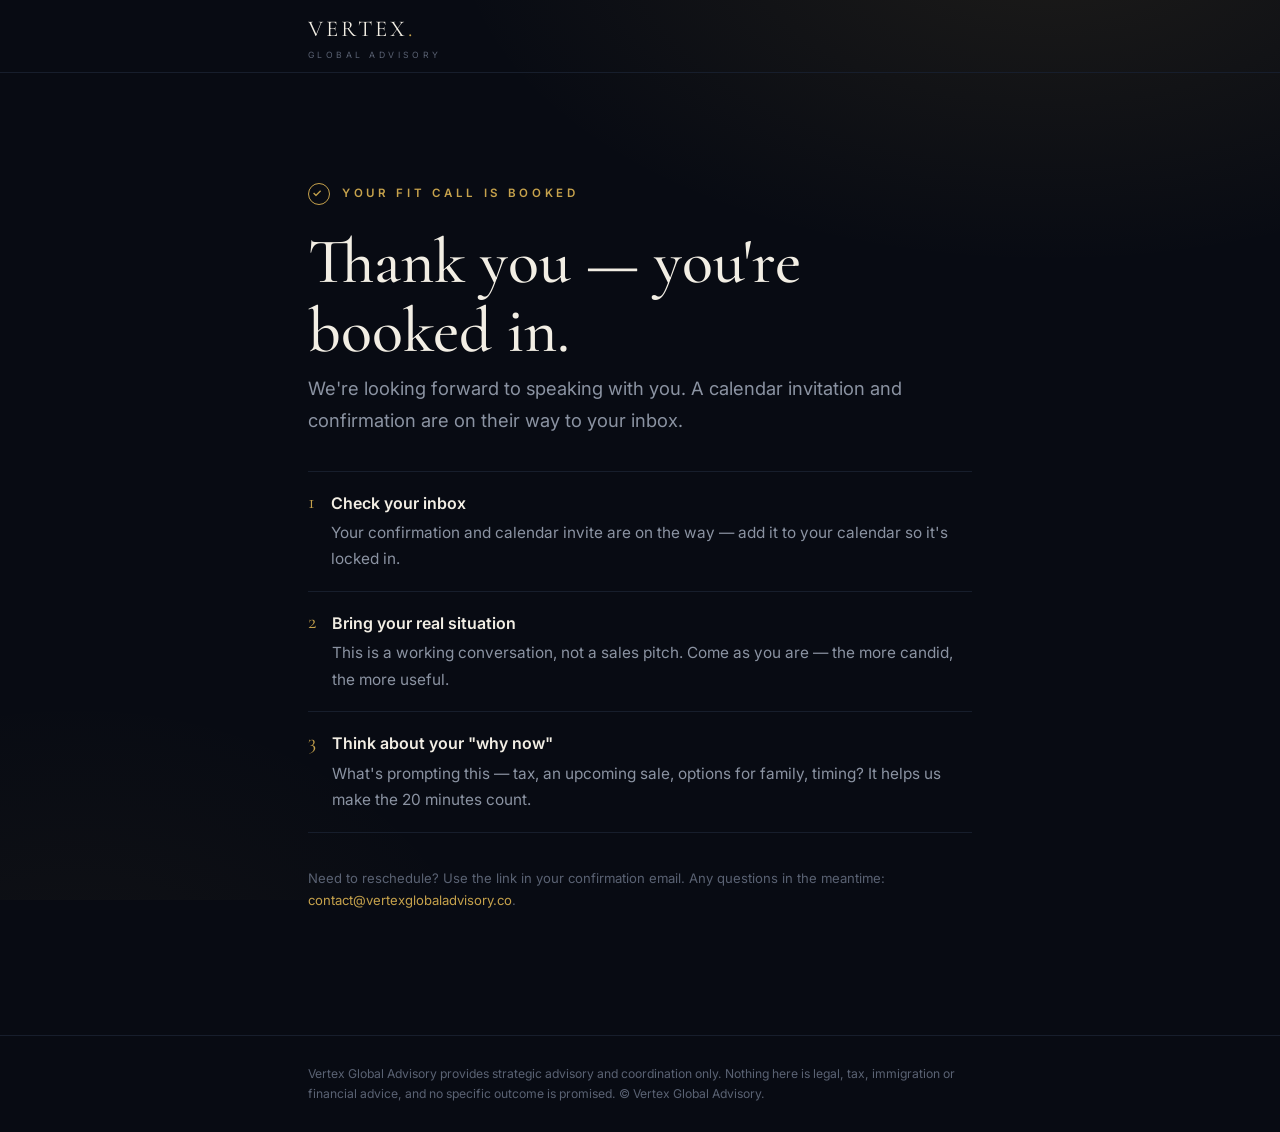
<file: thank-you/index.html>
<!doctype html>
<!--
  Vertex Global Advisory — Fit Call booked · thank-you / confirmation page.
  Purpose: Calendly redirects here after a booking. This page (1) fires the Meta Pixel conversion,
  and (2) shows the booked name + date/time read from Calendly's redirect query params.
  SET-UP TODO:
    1. Replace 4098876717083982 (two places) with your real Meta Pixel ID from Events Manager.
    2. In Calendly → your Fit Call event type → Confirmation Page → "Redirect to an external site" →
       paste this page's URL, and turn ON "Pass event details to your redirected page".
       (Redirect requires a paid Calendly plan — Standard or above.)
-->
<html lang="en">
<head>
<meta charset="utf-8">
<meta name="viewport" content="width=device-width, initial-scale=1">
<title>You're booked — Vertex Global Advisory</title>
<meta name="robots" content="noindex,nofollow">
<link rel="preconnect" href="https://fonts.googleapis.com">
<link rel="preconnect" href="https://fonts.gstatic.com" crossorigin>
<link href="https://fonts.googleapis.com/css2?family=Cormorant+Garamond:wght@500;600&family=Inter:wght@400;500;600&display=swap" rel="stylesheet">

<!-- Meta Pixel Code -->
<script>
!function(f,b,e,v,n,t,s){if(f.fbq)return;n=f.fbq=function(){n.callMethod?
n.callMethod.apply(n,arguments):n.queue.push(arguments)};if(!f._fbq)f._fbq=n;
n.push=n;n.loaded=!0;n.version='2.0';n.queue=[];t=b.createElement(e);t.async=!0;
t.src=v;s=b.getElementsByTagName(e)[0];s.parentNode.insertBefore(t,s)}(window,
document,'script','https://connect.facebook.net/en_US/fbevents.js');
fbq('init', '4098876717083982');          /* ← replace with your Pixel ID */
fbq('track', 'PageView');
/* The "Schedule" conversion fires on the landing page via Calendly's event_scheduled
   listener, so it is intentionally NOT fired here (prevents double-counting). */
</script>
<noscript><img height="1" width="1" style="display:none"
  src="https://www.facebook.com/tr?id=4098876717083982&ev=PageView&noscript=1"/></noscript>
<!-- End Meta Pixel Code -->

<style>
:root{
  --navy:#080B13; --navy-2:#0B0F1A; --panel:#10151F; --line:#212A3C; --line-soft:#171E2C; --line-gold:rgba(198,162,76,.34);
  --gold:#C6A24C; --gold-2:#E6D29A; --ivory:#F2EEE4; --text:#CBD0D9; --muted:#8B93A2; --muted-2:#5A6273;
  --serif:'Cormorant Garamond',Georgia,serif; --sans:'Inter',system-ui,-apple-system,'Segoe UI',Roboto,Arial,sans-serif;
  --ease-out:cubic-bezier(.22,.61,.36,1);
}
*{box-sizing:border-box;} html,body{overflow-x:clip;}
body{margin:0;min-height:100vh;background:var(--navy);color:var(--text);font-family:var(--sans);
  font-size:17.5px;line-height:1.72;-webkit-font-smoothing:antialiased;
  display:flex;flex-direction:column;
  background-image:radial-gradient(1000px 560px at 82% -8%,rgba(198,162,76,.11),transparent 60%),
    radial-gradient(700px 560px at 6% 116%,rgba(198,162,76,.05),transparent 62%);background-attachment:fixed;}
h1,h2{font-family:var(--serif);font-weight:500;color:var(--ivory);margin:0;line-height:1.08;overflow-wrap:anywhere;}
h1{font-size:clamp(2.4rem,5.4vw,4rem);} p{margin:0 0 1em;}
a{color:var(--gold);text-decoration:none;} a:hover{color:var(--gold-2);}
.wrap{max-width:720px;margin:0 auto;padding:0 28px;}
.topbar{border-bottom:1px solid var(--line-soft);}
.topbar .wrap{display:flex;align-items:center;height:72px;}
.brand{font-family:var(--serif);font-size:1.42rem;color:var(--ivory);letter-spacing:.14em;}
.brand .dot{color:var(--gold);}
.brand small{display:block;font-family:var(--sans);font-size:.54rem;letter-spacing:.4em;text-transform:uppercase;color:var(--muted-2);margin-top:-1px;}
.main{flex:1;display:flex;align-items:center;padding:clamp(56px,10vw,110px) 0;}
.eyebrow{font-family:var(--sans);font-size:.72rem;font-weight:600;letter-spacing:.32em;text-transform:uppercase;color:var(--gold);margin:0 0 22px;display:flex;align-items:center;gap:12px;}
.check{width:22px;height:22px;border-radius:50%;border:1px solid var(--gold);display:inline-flex;align-items:center;justify-content:center;color:var(--gold);font-size:.7rem;}
.lead{font-size:1.15rem;color:var(--muted);max-width:56ch;margin-top:8px;}
.slot{margin:34px 0;padding:26px 30px;border:1px solid var(--line-gold);border-radius:2px;
  background:linear-gradient(158deg,#15192a,#0f1320);position:relative;}
.slot:before{content:"";position:absolute;left:0;top:0;bottom:0;width:2px;background:var(--gold);}
.slot .tag{font-family:var(--sans);font-size:.66rem;letter-spacing:.24em;text-transform:uppercase;color:var(--gold);margin:0 0 8px;}
.slot .when{font-family:var(--serif);font-size:clamp(1.4rem,3vw,2rem);color:#fff;line-height:1.2;}
.slot .len{color:var(--muted);font-size:.92rem;margin-top:6px;}
.next{list-style:none;padding:0;margin:34px 0 0;border-top:1px solid var(--line-soft);}
.next li{display:grid;grid-template-columns:auto 1fr;gap:16px;padding:18px 0;border-bottom:1px solid var(--line-soft);align-items:start;}
.next .n{font-family:var(--serif);color:var(--gold);font-size:1.3rem;line-height:1.2;}
.next h3{font-family:var(--sans);font-size:1rem;font-weight:600;color:var(--ivory);margin:0 0 3px;}
.next p{margin:0;color:var(--muted);font-size:.96rem;}
.foot{color:var(--muted-2);font-size:.82rem;margin-top:34px;}
footer{border-top:1px solid var(--line-soft);padding:28px 0;}
.fineprint{color:var(--muted-2);font-size:.76rem;line-height:1.65;margin:0;}
</style>
</head>
<body>

<div class="topbar"><div class="wrap"><div class="brand">VERTEX<span class="dot">.</span><small>Global Advisory</small></div></div></div>

<div class="main">
  <div class="wrap">
    <p class="eyebrow"><span class="check">&#10003;</span> Your Fit Call is booked</p>
    <h1 id="headline">Thank you — you're booked in.</h1>
    <p class="lead" id="lead">We're looking forward to speaking with you. A calendar invitation and confirmation are on their way to your inbox.</p>

    <div class="slot" id="slot" hidden>
      <p class="tag">Your Fit Call</p>
      <div class="when" id="when">—</div>
      <p class="len">20 minutes · by phone or video · details in your calendar invite</p>
    </div>

    <ul class="next">
      <li><span class="n">1</span><div><h3>Check your inbox</h3><p>Your confirmation and calendar invite are on the way — add it to your calendar so it's locked in.</p></div></li>
      <li><span class="n">2</span><div><h3>Bring your real situation</h3><p>This is a working conversation, not a sales pitch. Come as you are — the more candid, the more useful.</p></div></li>
      <li><span class="n">3</span><div><h3>Think about your "why now"</h3><p>What's prompting this — tax, an upcoming sale, options for family, timing? It helps us make the 20 minutes count.</p></div></li>
    </ul>

    <p class="foot">Need to reschedule? Use the link in your confirmation email. Any questions in the meantime:
      <a href="mailto:contact@vertexglobaladvisory.co">contact@vertexglobaladvisory.co</a>.</p>
  </div>
</div>

<footer><div class="wrap">
  <p class="fineprint">Vertex Global Advisory provides strategic advisory and coordination only. Nothing here is legal, tax,
    immigration or financial advice, and no specific outcome is promised. © Vertex Global Advisory.</p>
</div></footer>

<script>
  (function(){
    var qs = new URLSearchParams(window.location.search);
    // Calendly (with "pass event details" on) appends invitee_full_name and event_start_time.
    var name  = qs.get('invitee_full_name') || qs.get('name') || '';
    var start = qs.get('event_start_time') || qs.get('start') || '';
    if(name){
      var first = name.trim().split(/\s+/)[0];
      document.getElementById('headline').textContent = 'Thank you, ' + first + " — you're booked in.";
    }
    if(start){
      var d = new Date(start);
      if(!isNaN(d)){
        var day  = d.toLocaleDateString(undefined,{weekday:'long', day:'numeric', month:'long', year:'numeric'});
        var time = d.toLocaleTimeString(undefined,{hour:'numeric', minute:'2-digit'});
        document.getElementById('when').textContent = day + ' at ' + time;
        document.getElementById('slot').hidden = false;
        document.getElementById('lead').textContent =
          'We’re looking forward to speaking with you. Your Fit Call is confirmed for the time below, and a calendar invite is on its way to your inbox.';
      }
    }
  })();
</script>

</body>
</html>
</file>
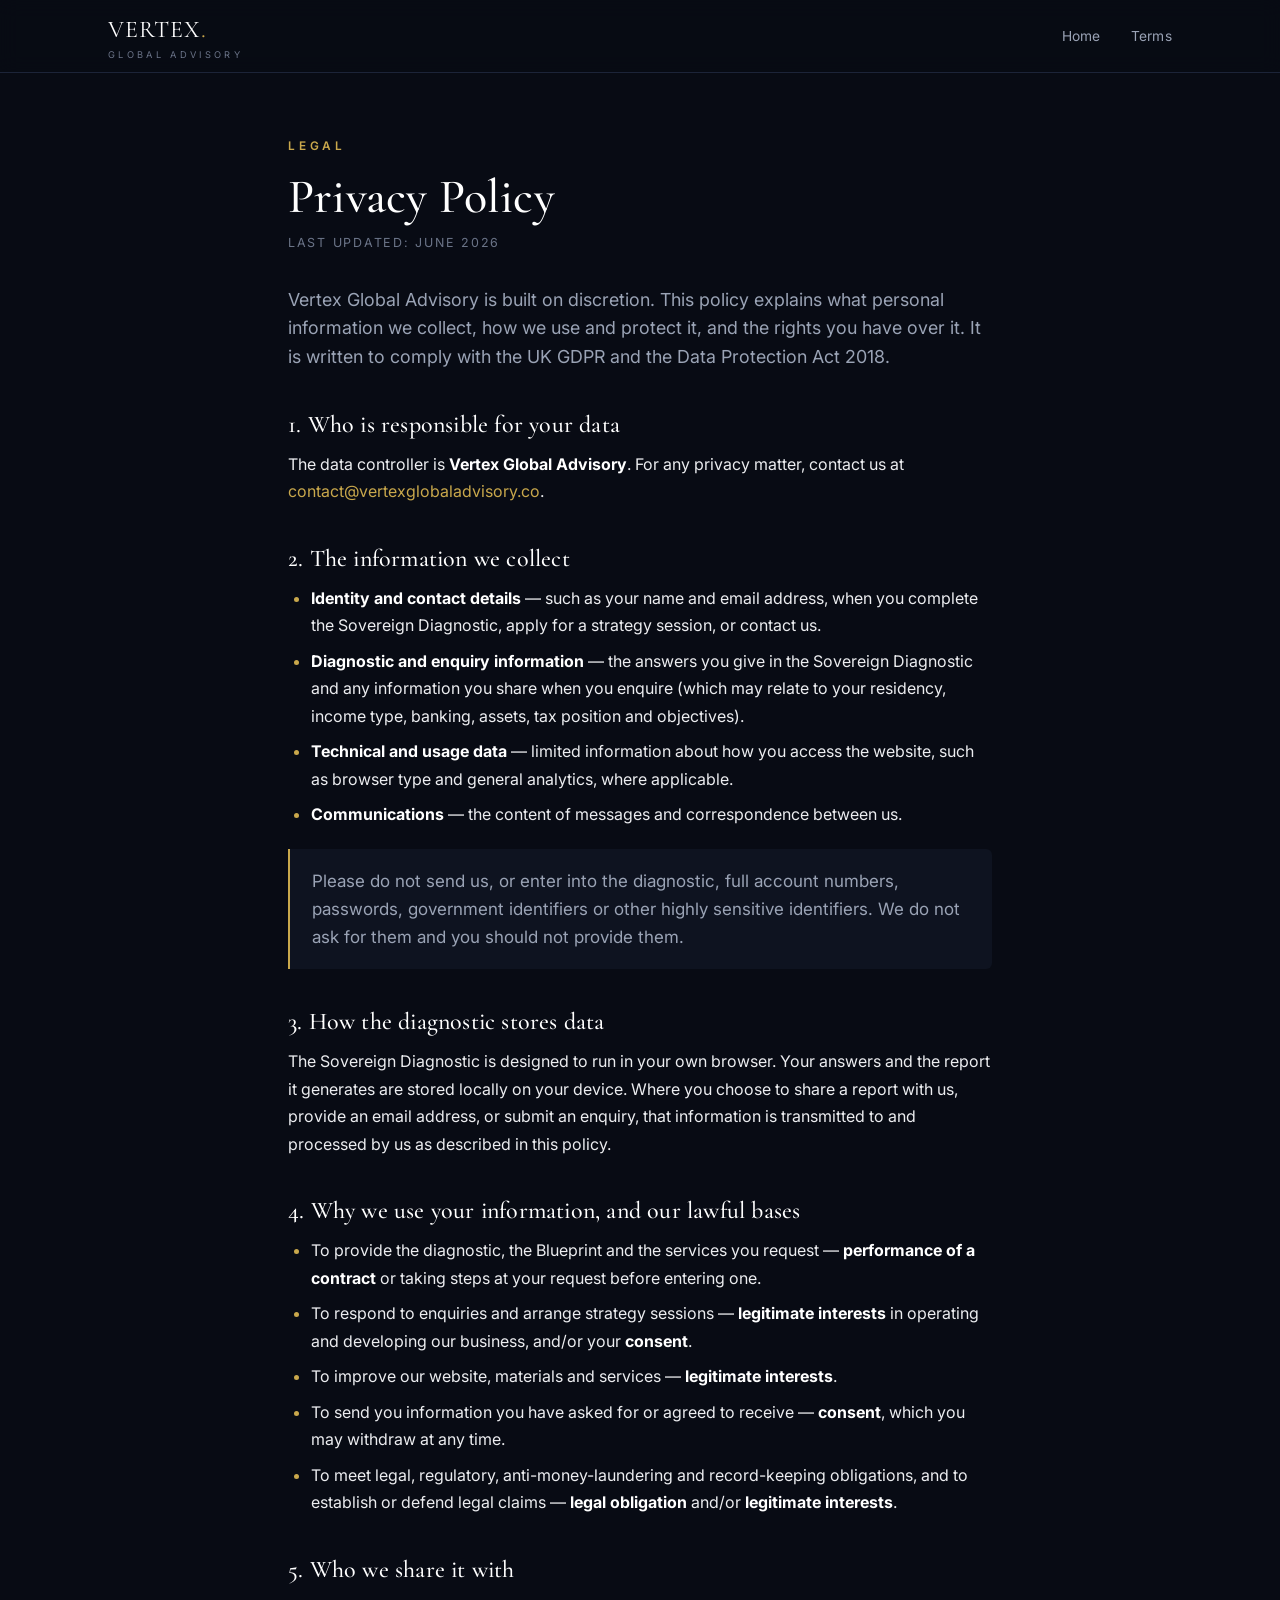
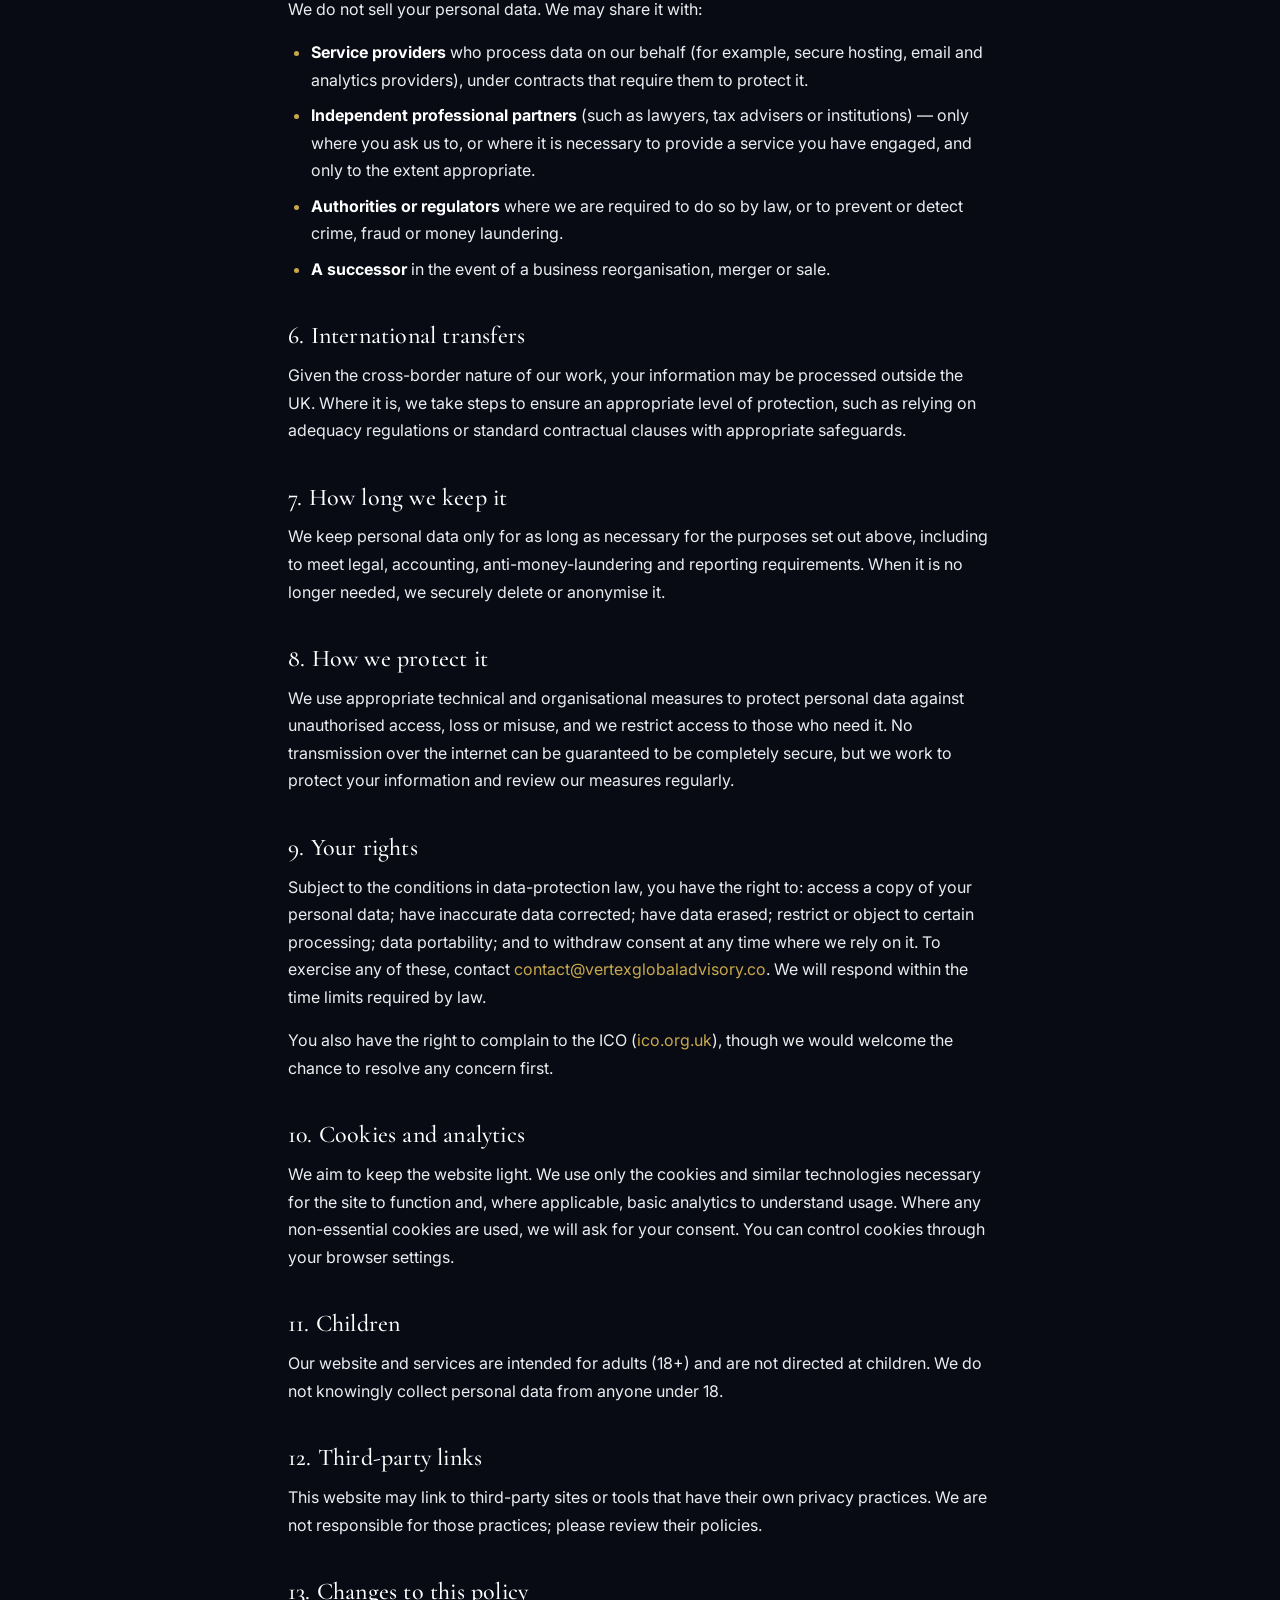
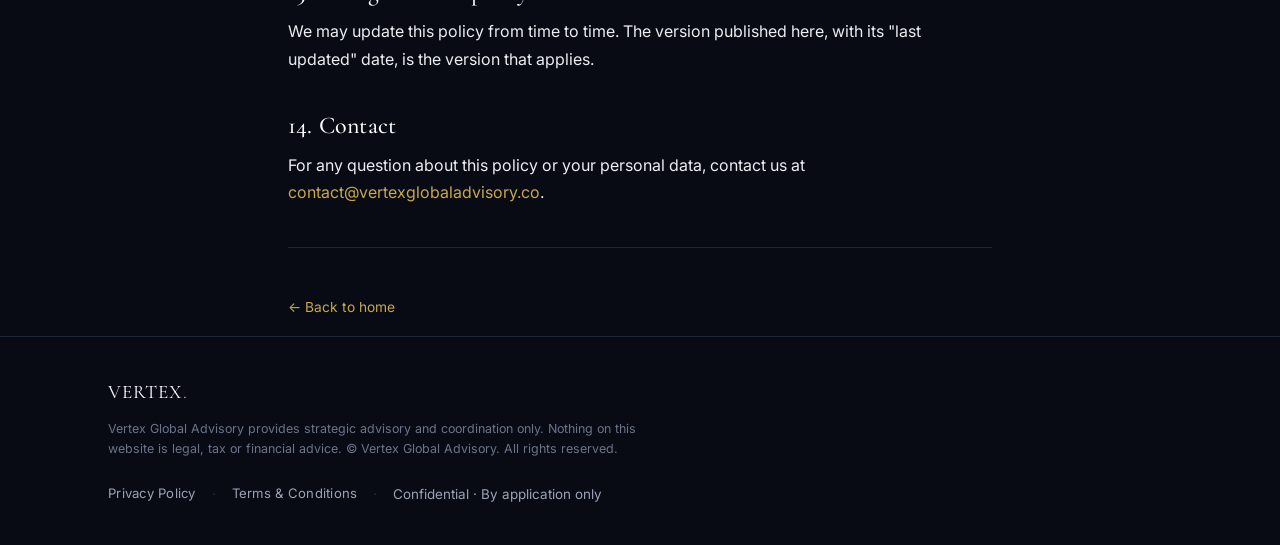
<file: privacy.html>
<!doctype html>
<!--
  DRAFT — Privacy Policy for Vertex Global Advisory.
  Prepared as a protective, UK-GDPR-oriented template. NOT legal advice. Must be
  reviewed by a qualified solicitor / data-protection adviser before publication.
  Replace every [BRACKETED] placeholder (legal name, company number, registered
  address, contact email, ICO registration number, DPO/contact) before going live.
-->
<html lang="en">
<head>
<meta charset="utf-8">
<meta name="viewport" content="width=device-width, initial-scale=1">
<title>Privacy Policy — Vertex Global Advisory</title>
<meta name="robots" content="index,follow">
<link rel="preconnect" href="https://fonts.googleapis.com">
<link rel="preconnect" href="https://fonts.gstatic.com" crossorigin>
<link href="https://fonts.googleapis.com/css2?family=Cormorant+Garamond:ital,wght@0,500;0,600;1,500&family=Inter:wght@400;500;600&display=swap" rel="stylesheet">
<link rel="stylesheet" href="css/styles.css">
</head>
<body>

<div class="topbar">
  <div class="wrap">
    <div class="brand"><a href="index.html" style="color:inherit;">VERTEX<span class="dot">.</span></a><small>Global Advisory</small></div>
    <nav class="nav">
      <a href="index.html">Home</a>
      <a href="terms.html">Terms</a>
    </nav>
  </div>
</div>

<article class="legal">
  <div class="eyebrow">Legal</div>
  <h1>Privacy Policy</h1>
  <p class="updated">Last updated: June 2026</p>

  <p class="intro">Vertex Global Advisory is built on discretion. This policy explains what personal
    information we collect, how we use and protect it, and the rights you have over it. It is written
    to comply with the UK GDPR and the Data Protection Act 2018.</p>

  <h2>1. Who is responsible for your data</h2>
  <p>The data controller is <strong>Vertex Global Advisory</strong>. For any privacy matter, contact us at
    <a href="mailto:contact@vertexglobaladvisory.co">contact@vertexglobaladvisory.co</a>.</p>

  <h2>2. The information we collect</h2>
  <ul>
    <li><strong>Identity and contact details</strong> — such as your name and email address, when
      you complete the Sovereign Diagnostic, apply for a strategy session, or contact us.</li>
    <li><strong>Diagnostic and enquiry information</strong> — the answers you give in the Sovereign
      Diagnostic and any information you share when you enquire (which may relate to your residency,
      income type, banking, assets, tax position and objectives).</li>
    <li><strong>Technical and usage data</strong> — limited information about how you access the
      website, such as browser type and general analytics, where applicable.</li>
    <li><strong>Communications</strong> — the content of messages and correspondence between us.</li>
  </ul>
  <div class="callout">Please do not send us, or enter into the diagnostic, full account numbers,
    passwords, government identifiers or other highly sensitive identifiers. We do not ask for them
    and you should not provide them.</div>

  <h2>3. How the diagnostic stores data</h2>
  <p>The Sovereign Diagnostic is designed to run in your own browser. Your answers and the report it
    generates are stored locally on your device. Where you choose to share a report with us, provide
    an email address, or submit an enquiry, that information is transmitted to and processed by us as
    described in this policy.</p>

  <h2>4. Why we use your information, and our lawful bases</h2>
  <ul>
    <li>To provide the diagnostic, the Blueprint and the services you request — <strong>performance
      of a contract</strong> or taking steps at your request before entering one.</li>
    <li>To respond to enquiries and arrange strategy sessions — <strong>legitimate interests</strong>
      in operating and developing our business, and/or your <strong>consent</strong>.</li>
    <li>To improve our website, materials and services — <strong>legitimate interests</strong>.</li>
    <li>To send you information you have asked for or agreed to receive — <strong>consent</strong>,
      which you may withdraw at any time.</li>
    <li>To meet legal, regulatory, anti-money-laundering and record-keeping obligations, and to
      establish or defend legal claims — <strong>legal obligation</strong> and/or
      <strong>legitimate interests</strong>.</li>
  </ul>

  <h2>5. Who we share it with</h2>
  <p>We do not sell your personal data. We may share it with:</p>
  <ul>
    <li><strong>Service providers</strong> who process data on our behalf (for example, secure
      hosting, email and analytics providers), under contracts that require them to protect it.</li>
    <li><strong>Independent professional partners</strong> (such as lawyers, tax advisers or
      institutions) — only where you ask us to, or where it is necessary to provide a service you
      have engaged, and only to the extent appropriate.</li>
    <li><strong>Authorities or regulators</strong> where we are required to do so by law, or to
      prevent or detect crime, fraud or money laundering.</li>
    <li><strong>A successor</strong> in the event of a business reorganisation, merger or sale.</li>
  </ul>

  <h2>6. International transfers</h2>
  <p>Given the cross-border nature of our work, your information may be processed outside the UK.
    Where it is, we take steps to ensure an appropriate level of protection, such as relying on
    adequacy regulations or standard contractual clauses with appropriate safeguards.</p>

  <h2>7. How long we keep it</h2>
  <p>We keep personal data only for as long as necessary for the purposes set out above, including to
    meet legal, accounting, anti-money-laundering and reporting requirements. When it is no longer
    needed, we securely delete or anonymise it.</p>

  <h2>8. How we protect it</h2>
  <p>We use appropriate technical and organisational measures to protect personal data against
    unauthorised access, loss or misuse, and we restrict access to those who need it. No transmission
    over the internet can be guaranteed to be completely secure, but we work to protect your
    information and review our measures regularly.</p>

  <h2>9. Your rights</h2>
  <p>Subject to the conditions in data-protection law, you have the right to: access a copy of your
    personal data; have inaccurate data corrected; have data erased; restrict or object to certain
    processing; data portability; and to withdraw consent at any time where we rely on it. To
    exercise any of these, contact
    <a href="mailto:contact@vertexglobaladvisory.co">contact@vertexglobaladvisory.co</a>. We will
    respond within the time limits required by law.</p>
  <p>You also have the right to complain to the ICO (<a href="https://ico.org.uk" rel="noopener">ico.org.uk</a>),
    though we would welcome the chance to resolve any concern first.</p>

  <h2>10. Cookies and analytics</h2>
  <p>We aim to keep the website light. We use only the cookies and similar technologies necessary for
    the site to function and, where applicable, basic analytics to understand usage. Where any
    non-essential cookies are used, we will ask for your consent. You can control cookies through
    your browser settings.</p>

  <h2>11. Children</h2>
  <p>Our website and services are intended for adults (18+) and are not directed at children. We do
    not knowingly collect personal data from anyone under 18.</p>

  <h2>12. Third-party links</h2>
  <p>This website may link to third-party sites or tools that have their own privacy practices. We
    are not responsible for those practices; please review their policies.</p>

  <h2>13. Changes to this policy</h2>
  <p>We may update this policy from time to time. The version published here, with its "last updated"
    date, is the version that applies.</p>

  <h2>14. Contact</h2>
  <p>For any question about this policy or your personal data, contact us at
    <a href="mailto:contact@vertexglobaladvisory.co">contact@vertexglobaladvisory.co</a>.</p>

  <hr>
  <a class="backhome" href="index.html">← Back to home</a>
</article>

<footer>
  <div class="wrap">
    <div>
      <div class="brand" style="font-size:1.2rem;">VERTEX<span class="dot">.</span></div>
      <p class="fineprint">Vertex Global Advisory provides strategic advisory and coordination only.
        Nothing on this website is legal, tax or financial advice. © Vertex Global Advisory. All rights reserved.</p>
    </div>
    <div class="flinks">
      <a href="privacy.html">Privacy Policy</a><span class="sep">·</span>
      <a href="terms.html">Terms &amp; Conditions</a><span class="sep">·</span>
      <span class="muted small">Confidential · By application only</span>
    </div>
  </div>
</footer>

</body>
</html>
</file>
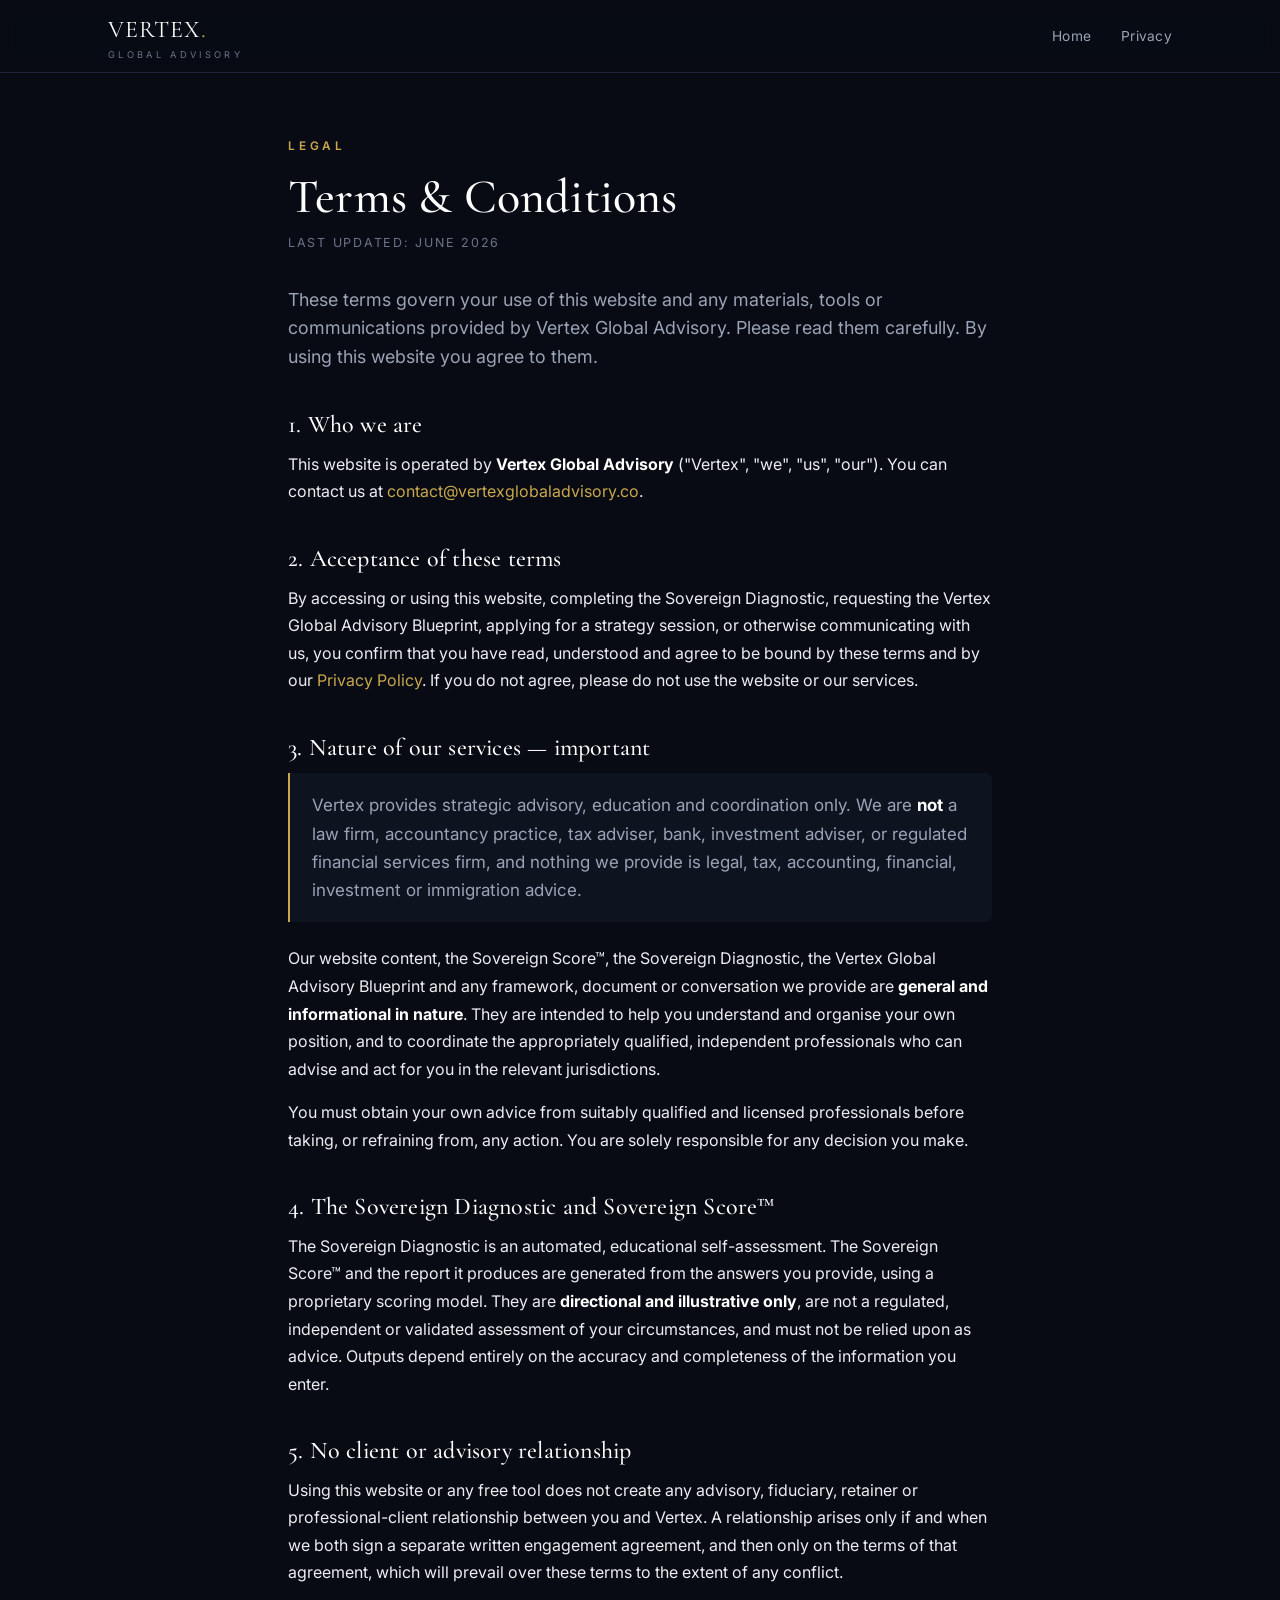
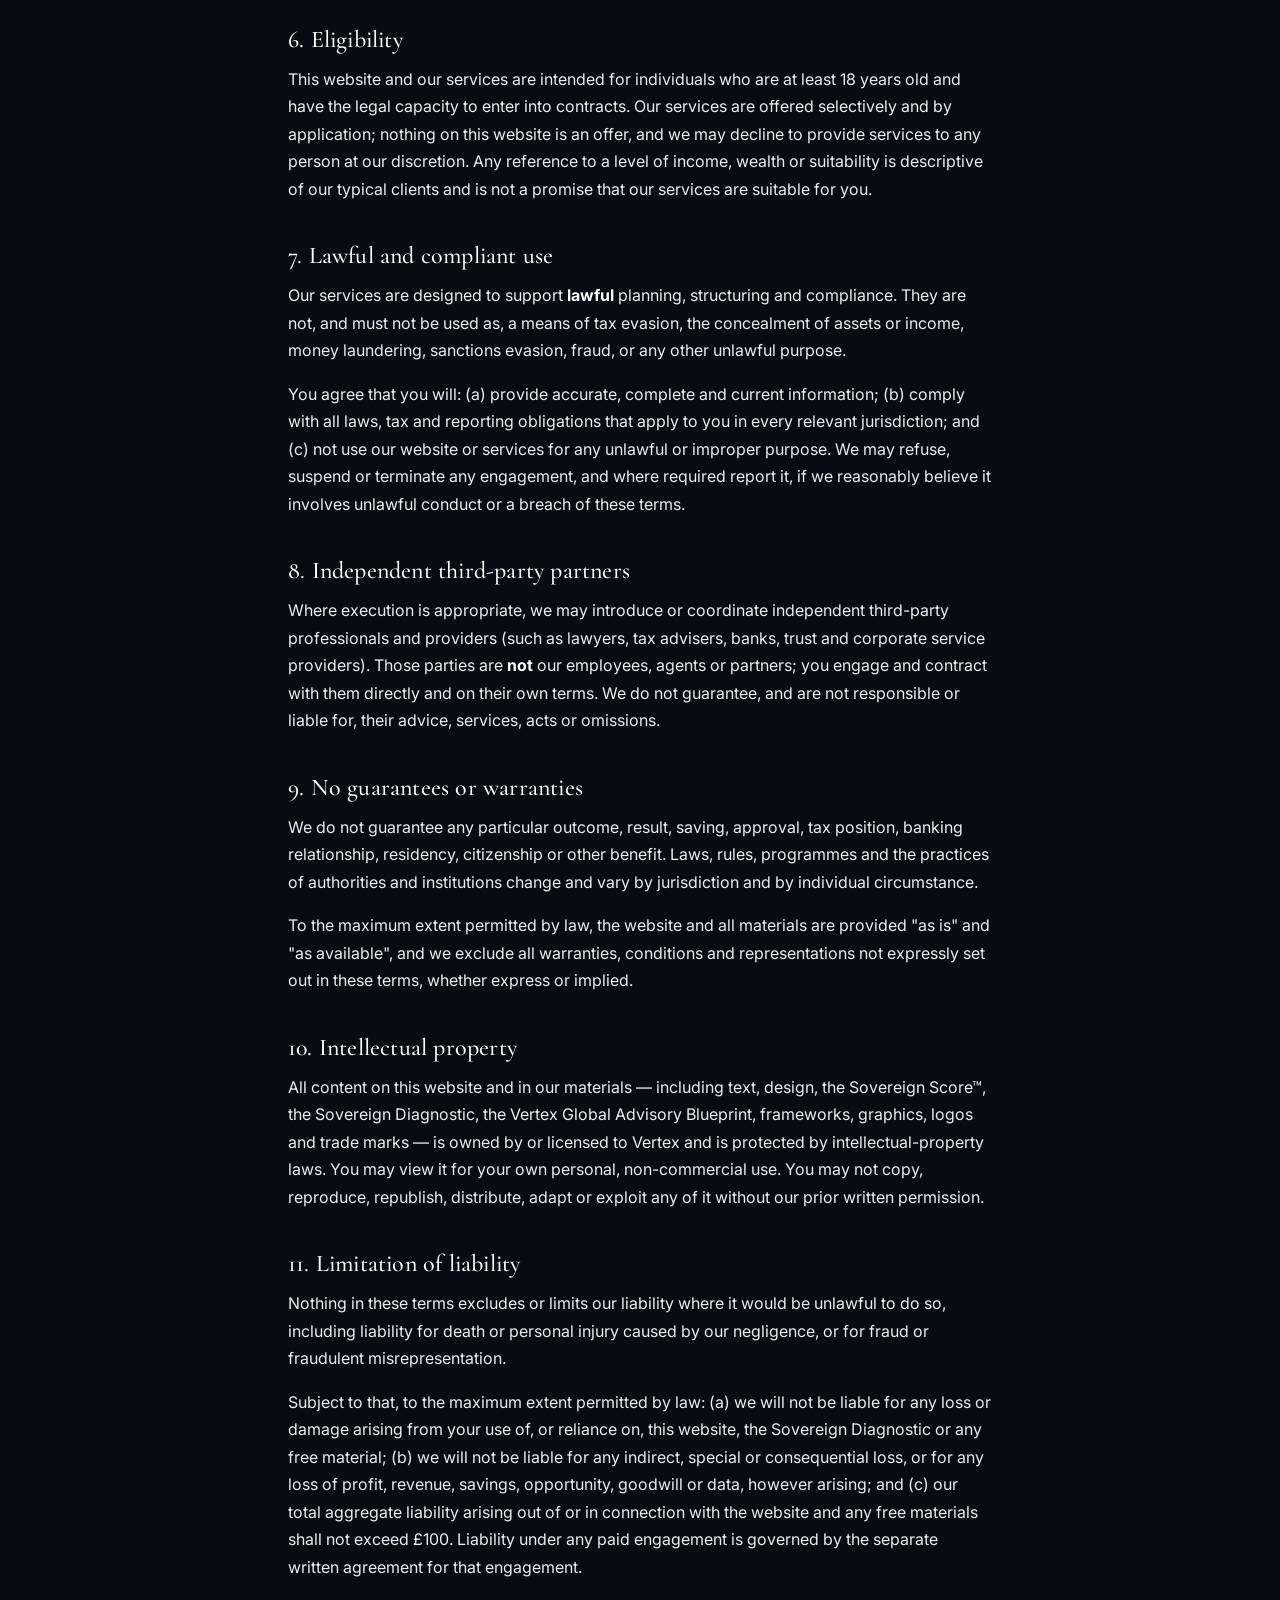
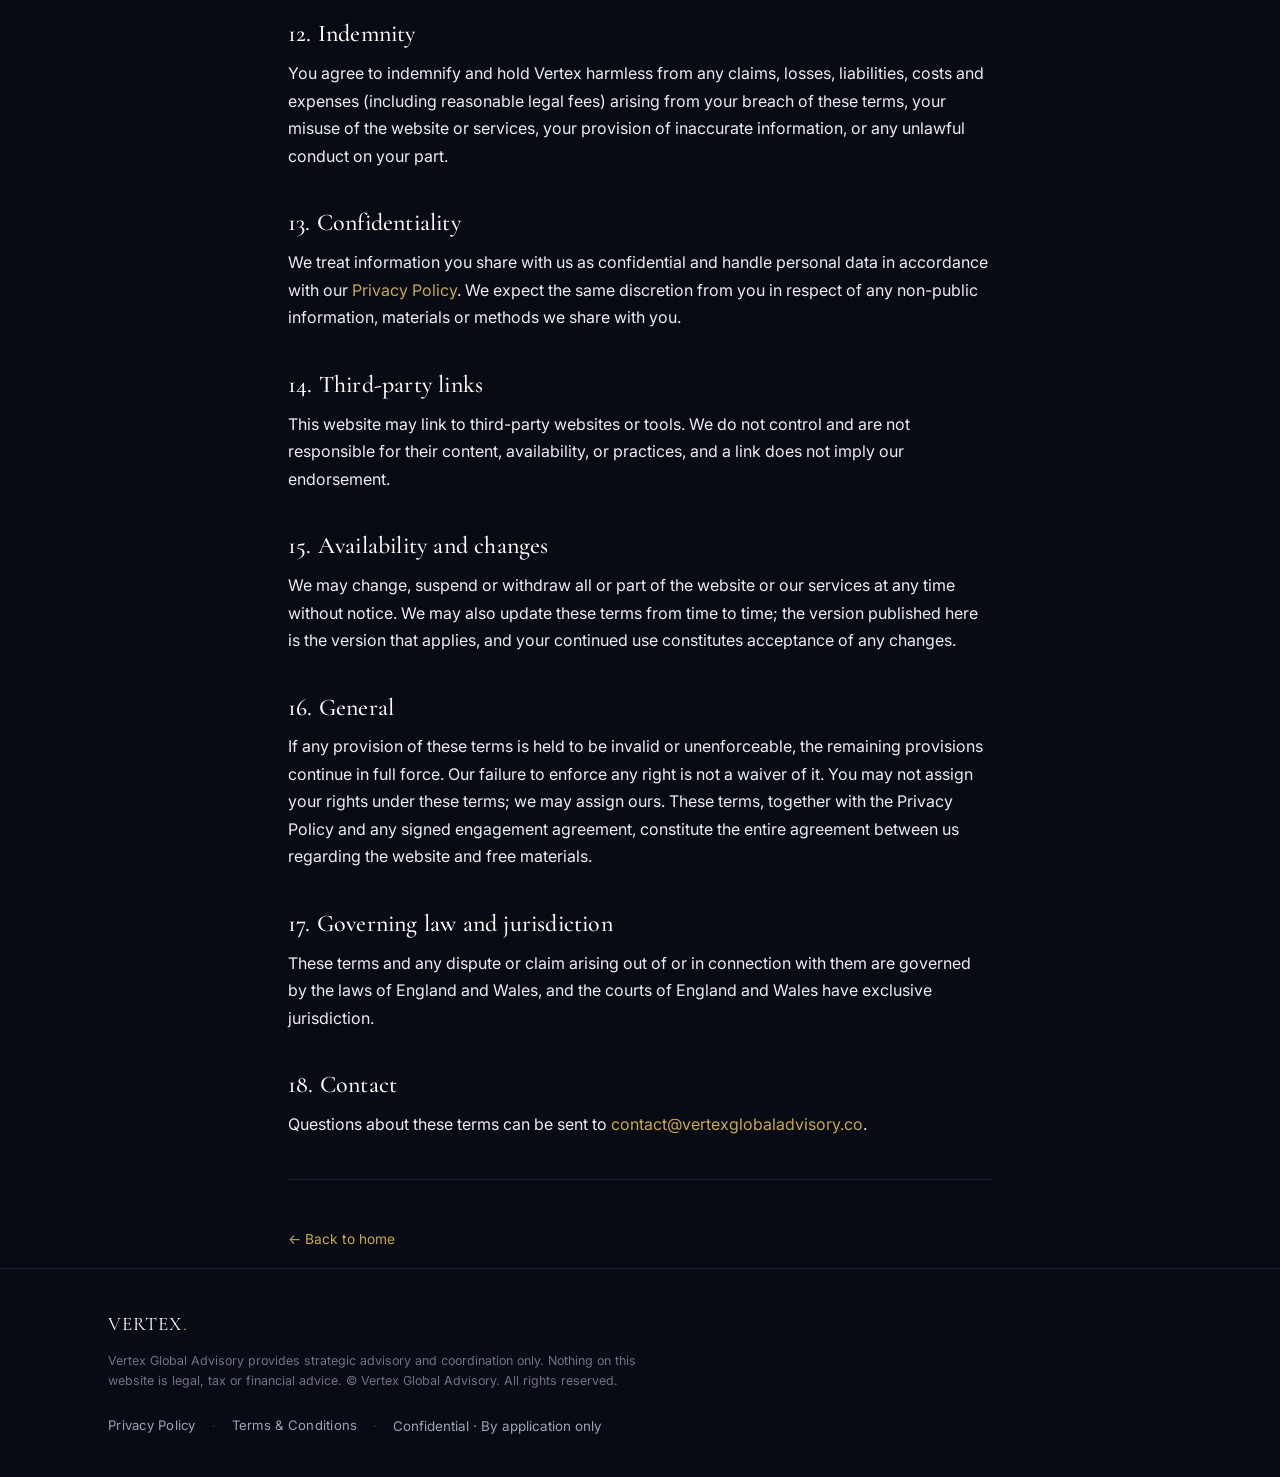
<file: terms.html>
<!doctype html>
<!--
  DRAFT — Terms & Conditions for Vertex Global Advisory.
  Prepared as a protective template. NOT legal advice. Must be reviewed by a
  qualified solicitor before publication. Replace every [BRACKETED] placeholder
  (legal name, company number, registered address, contact email, governing law)
  before going live.
-->
<html lang="en">
<head>
<meta charset="utf-8">
<meta name="viewport" content="width=device-width, initial-scale=1">
<title>Terms &amp; Conditions — Vertex Global Advisory</title>
<meta name="robots" content="index,follow">
<link rel="preconnect" href="https://fonts.googleapis.com">
<link rel="preconnect" href="https://fonts.gstatic.com" crossorigin>
<link href="https://fonts.googleapis.com/css2?family=Cormorant+Garamond:ital,wght@0,500;0,600;1,500&family=Inter:wght@400;500;600&display=swap" rel="stylesheet">
<link rel="stylesheet" href="css/styles.css">
</head>
<body>

<div class="topbar">
  <div class="wrap">
    <div class="brand"><a href="index.html" style="color:inherit;">VERTEX<span class="dot">.</span></a><small>Global Advisory</small></div>
    <nav class="nav">
      <a href="index.html">Home</a>
      <a href="privacy.html">Privacy</a>
    </nav>
  </div>
</div>

<article class="legal">
  <div class="eyebrow">Legal</div>
  <h1>Terms &amp; Conditions</h1>
  <p class="updated">Last updated: June 2026</p>

  <p class="intro">These terms govern your use of this website and any materials, tools or
    communications provided by Vertex Global Advisory. Please read them carefully. By using this
    website you agree to them.</p>

  <h2>1. Who we are</h2>
  <p>This website is operated by <strong>Vertex Global Advisory</strong> ("Vertex", "we", "us",
    "our"). You can contact us at
    <a href="mailto:contact@vertexglobaladvisory.co">contact@vertexglobaladvisory.co</a>.</p>

  <h2>2. Acceptance of these terms</h2>
  <p>By accessing or using this website, completing the Sovereign Diagnostic, requesting the
    Vertex Global Advisory Blueprint, applying for a strategy session, or otherwise communicating
    with us, you confirm that you have read, understood and agree to be bound by these terms and
    by our <a href="privacy.html">Privacy Policy</a>. If you do not agree, please do not use the
    website or our services.</p>

  <h2>3. Nature of our services — important</h2>
  <div class="callout">Vertex provides strategic advisory, education and coordination only. We are
    <strong>not</strong> a law firm, accountancy practice, tax adviser, bank, investment adviser, or
    regulated financial services firm, and nothing we provide is legal, tax, accounting, financial,
    investment or immigration advice.</div>
  <p>Our website content, the Sovereign Score™, the Sovereign Diagnostic, the Vertex Global Advisory
    Blueprint and any framework, document or conversation we provide are <strong>general and
    informational in nature</strong>. They are intended to help you understand and organise your
    own position, and to coordinate the appropriately qualified, independent professionals who can
    advise and act for you in the relevant jurisdictions.</p>
  <p>You must obtain your own advice from suitably qualified and licensed professionals before
    taking, or refraining from, any action. You are solely responsible for any decision you make.</p>

  <h2>4. The Sovereign Diagnostic and Sovereign Score™</h2>
  <p>The Sovereign Diagnostic is an automated, educational self-assessment. The Sovereign Score™ and
    the report it produces are generated from the answers you provide, using a proprietary scoring
    model. They are <strong>directional and illustrative only</strong>, are not a regulated,
    independent or validated assessment of your circumstances, and must not be relied upon as advice.
    Outputs depend entirely on the accuracy and completeness of the information you enter.</p>

  <h2>5. No client or advisory relationship</h2>
  <p>Using this website or any free tool does not create any advisory, fiduciary, retainer or
    professional-client relationship between you and Vertex. A relationship arises only if and when
    we both sign a separate written engagement agreement, and then only on the terms of that
    agreement, which will prevail over these terms to the extent of any conflict.</p>

  <h2>6. Eligibility</h2>
  <p>This website and our services are intended for individuals who are at least 18 years old and
    have the legal capacity to enter into contracts. Our services are offered selectively and by
    application; nothing on this website is an offer, and we may decline to provide services to any
    person at our discretion. Any reference to a level of income, wealth or suitability is
    descriptive of our typical clients and is not a promise that our services are suitable for you.</p>

  <h2>7. Lawful and compliant use</h2>
  <p>Our services are designed to support <strong>lawful</strong> planning, structuring and
    compliance. They are not, and must not be used as, a means of tax evasion, the concealment of
    assets or income, money laundering, sanctions evasion, fraud, or any other unlawful purpose.</p>
  <p>You agree that you will: (a) provide accurate, complete and current information; (b) comply with
    all laws, tax and reporting obligations that apply to you in every relevant jurisdiction; and
    (c) not use our website or services for any unlawful or improper purpose. We may refuse,
    suspend or terminate any engagement, and where required report it, if we reasonably believe it
    involves unlawful conduct or a breach of these terms.</p>

  <h2>8. Independent third-party partners</h2>
  <p>Where execution is appropriate, we may introduce or coordinate independent third-party
    professionals and providers (such as lawyers, tax advisers, banks, trust and corporate service
    providers). Those parties are <strong>not</strong> our employees, agents or partners; you engage
    and contract with them directly and on their own terms. We do not guarantee, and are not
    responsible or liable for, their advice, services, acts or omissions.</p>

  <h2>9. No guarantees or warranties</h2>
  <p>We do not guarantee any particular outcome, result, saving, approval, tax position, banking
    relationship, residency, citizenship or other benefit. Laws, rules, programmes and the practices
    of authorities and institutions change and vary by jurisdiction and by individual circumstance.</p>
  <p>To the maximum extent permitted by law, the website and all materials are provided "as is" and
    "as available", and we exclude all warranties, conditions and representations not expressly set
    out in these terms, whether express or implied.</p>

  <h2>10. Intellectual property</h2>
  <p>All content on this website and in our materials — including text, design, the Sovereign Score™,
    the Sovereign Diagnostic, the Vertex Global Advisory Blueprint, frameworks, graphics, logos and
    trade marks — is owned by or licensed to Vertex and is protected by intellectual-property laws.
    You may view it for your own personal, non-commercial use. You may not copy, reproduce,
    republish, distribute, adapt or exploit any of it without our prior written permission.</p>

  <h2>11. Limitation of liability</h2>
  <p>Nothing in these terms excludes or limits our liability where it would be unlawful to do so,
    including liability for death or personal injury caused by our negligence, or for fraud or
    fraudulent misrepresentation.</p>
  <p>Subject to that, to the maximum extent permitted by law: (a) we will not be liable for any loss
    or damage arising from your use of, or reliance on, this website, the Sovereign Diagnostic or any
    free material; (b) we will not be liable for any indirect, special or consequential loss, or for
    any loss of profit, revenue, savings, opportunity, goodwill or data, however arising; and (c) our
    total aggregate liability arising out of or in connection with the website and any free materials
    shall not exceed £100. Liability under any paid engagement is governed by the separate written
    agreement for that engagement.</p>

  <h2>12. Indemnity</h2>
  <p>You agree to indemnify and hold Vertex harmless from any claims, losses, liabilities, costs and
    expenses (including reasonable legal fees) arising from your breach of these terms, your misuse
    of the website or services, your provision of inaccurate information, or any unlawful conduct on
    your part.</p>

  <h2>13. Confidentiality</h2>
  <p>We treat information you share with us as confidential and handle personal data in accordance
    with our <a href="privacy.html">Privacy Policy</a>. We expect the same discretion from you in
    respect of any non-public information, materials or methods we share with you.</p>

  <h2>14. Third-party links</h2>
  <p>This website may link to third-party websites or tools. We do not control and are not
    responsible for their content, availability, or practices, and a link does not imply our
    endorsement.</p>

  <h2>15. Availability and changes</h2>
  <p>We may change, suspend or withdraw all or part of the website or our services at any time
    without notice. We may also update these terms from time to time; the version published here is
    the version that applies, and your continued use constitutes acceptance of any changes.</p>

  <h2>16. General</h2>
  <p>If any provision of these terms is held to be invalid or unenforceable, the remaining provisions
    continue in full force. Our failure to enforce any right is not a waiver of it. You may not
    assign your rights under these terms; we may assign ours. These terms, together with the Privacy
    Policy and any signed engagement agreement, constitute the entire agreement between us regarding
    the website and free materials.</p>

  <h2>17. Governing law and jurisdiction</h2>
  <p>These terms and any dispute or claim arising out of or in connection with them are governed by
    the laws of England and Wales, and the courts of England and Wales have exclusive jurisdiction.</p>

  <h2>18. Contact</h2>
  <p>Questions about these terms can be sent to
    <a href="mailto:contact@vertexglobaladvisory.co">contact@vertexglobaladvisory.co</a>.</p>

  <hr>
  <a class="backhome" href="index.html">← Back to home</a>
</article>

<footer>
  <div class="wrap">
    <div>
      <div class="brand" style="font-size:1.2rem;">VERTEX<span class="dot">.</span></div>
      <p class="fineprint">Vertex Global Advisory provides strategic advisory and coordination only.
        Nothing on this website is legal, tax or financial advice. © Vertex Global Advisory. All rights reserved.</p>
    </div>
    <div class="flinks">
      <a href="privacy.html">Privacy Policy</a><span class="sep">·</span>
      <a href="terms.html">Terms &amp; Conditions</a><span class="sep">·</span>
      <span class="muted small">Confidential · By application only</span>
    </div>
  </div>
</footer>

</body>
</html>
</file>
<file: css/styles.css>
/* Vertex Global Access — homepage v3 (best-of-both: A's structure + B's finish)
   Display: Cormorant Garamond · Body/UI: Inter · deep navy + gold. */

:root{
  --navy:#080B14;
  --navy-2:#0E1320;
  --panel:#121829;
  --panel-2:#161D30;
  --line:#26304A;
  --line-soft:#1C2438;
  --gold:#C9A84C;
  --gold-soft:#DCC079;
  --text:#ECEDF0;
  --muted:#9AA3B5;
  --muted-2:#6B7488;
  --serif:'Cormorant Garamond',Georgia,'Times New Roman',serif;
  --sans:'Inter',system-ui,-apple-system,'Segoe UI',Roboto,Helvetica,Arial,sans-serif;
  --maxw:1120px;
}

*{box-sizing:border-box;}
html{scroll-behavior:smooth;overflow-x:clip;}
body{margin:0;overflow-x:clip;background:var(--navy);color:var(--text);font-family:var(--sans);
  line-height:1.65;font-size:17px;-webkit-font-smoothing:antialiased;}
a{color:var(--gold);text-decoration:none;}
a:hover{color:var(--gold-soft);}

h1,h2,h3{font-family:var(--serif);font-weight:500;line-height:1.12;color:#fff;margin:0;letter-spacing:.2px;}
h1{font-size:clamp(2.4rem,5vw,4rem);}
h2{font-size:clamp(1.8rem,3.4vw,2.7rem);}
h3{font-size:1.35rem;}
p{margin:0 0 1em;}
.muted{color:var(--muted);}
.gold{color:var(--gold);}
.center{text-align:center;}
.lead{font-size:1.18rem;color:var(--muted);}

.wrap{max-width:var(--maxw);margin:0 auto;padding:0 28px;}
.narrow{max-width:760px;}
.section{padding:88px 0;}
.section.tight{padding:60px 0;}

.eyebrow{font-family:var(--sans);font-size:.74rem;font-weight:600;letter-spacing:.32em;
  text-transform:uppercase;color:var(--gold);margin-bottom:22px;}
.eyebrow.dim{color:var(--muted-2);}

/* ornament divider (B touch) */
.ornament{text-align:center;color:var(--gold);letter-spacing:1em;font-size:.7rem;
  padding:8px 0;opacity:.9;}

/* Top bar -------------------------------------------------------- */
.topbar{position:sticky;top:0;z-index:20;background:rgba(8,11,20,.82);
  backdrop-filter:blur(10px);border-bottom:1px solid var(--line-soft);}
.topbar .wrap{display:flex;align-items:center;justify-content:space-between;height:72px;}
.brand{font-family:var(--serif);font-size:1.5rem;color:#fff;letter-spacing:1px;}
.brand .dot{color:var(--gold);}
.brand small{display:block;font-family:var(--sans);font-size:.58rem;letter-spacing:.36em;
  text-transform:uppercase;color:var(--muted-2);margin-top:-2px;}
.nav{display:flex;align-items:center;gap:30px;}
.nav a{color:var(--muted);font-size:.86rem;letter-spacing:.02em;}
.nav a:hover{color:#fff;}
.nav .btn{padding:11px 22px;}
.nav a.btn-gold, .nav a.btn-gold:hover{color:#0a0a0a;}   /* keep button label dark on gold */
@media(max-width:760px){.nav a:not(.btn){display:none;}}

/* Buttons -------------------------------------------------------- */
.btn{display:inline-block;cursor:pointer;border:0;border-radius:2px;font-family:var(--sans);
  font-size:.95rem;font-weight:500;letter-spacing:.02em;padding:16px 34px;
  transition:background .18s,border-color .18s,color .18s,transform .18s;text-align:center;}
.btn-gold{background:var(--gold);color:#0a0a0a;font-weight:600;}
.btn-gold:hover{background:var(--gold-soft);color:#0a0a0a;transform:translateY(-1px);}
.btn-ghost{background:transparent;color:var(--text);border:1px solid var(--line);}
.btn-ghost:hover{border-color:var(--gold);color:var(--gold);}
.btn-row{display:flex;gap:16px;flex-wrap:wrap;}
.btn-row.center{justify-content:center;}

/* Hero ----------------------------------------------------------- */
.hero{position:relative;padding:120px 0 96px;overflow:hidden;
  background:
    radial-gradient(900px 480px at 78% -10%,rgba(201,168,76,.13),transparent 62%),
    radial-gradient(700px 500px at 10% 110%,rgba(201,168,76,.06),transparent 60%),
    linear-gradient(180deg,#0A0E1A,#080B14);}
.hero:before{content:"";position:absolute;inset:0;
  background-image:linear-gradient(var(--line-soft) 1px,transparent 1px),linear-gradient(90deg,var(--line-soft) 1px,transparent 1px);
  background-size:64px 64px;opacity:.18;mask-image:radial-gradient(680px 420px at 70% 20%,#000,transparent 75%);}
.hero .wrap{position:relative;}
.hero h1{max-width:16ch;}
.hero .sub{font-family:var(--serif);font-size:clamp(1.3rem,2.2vw,1.7rem);color:var(--gold-soft);
  font-style:italic;margin:20px 0 18px;font-weight:400;}
.hero .intro{max-width:60ch;font-size:1.12rem;color:var(--muted);margin-bottom:34px;}
.hero .meta{margin-top:30px;color:var(--muted-2);font-size:.86rem;letter-spacing:.04em;
  display:flex;gap:10px;flex-wrap:wrap;align-items:center;}
.dotsep{color:var(--line);}

/* Statement / pull sections ------------------------------------- */
.statement{background:var(--navy-2);border-top:1px solid var(--line-soft);border-bottom:1px solid var(--line-soft);}
.statement h2{max-width:20ch;}
.statement p{max-width:62ch;font-size:1.15rem;color:var(--muted);}
/* drop cap (B touch) */
.dropcap::first-letter{font-family:var(--serif);font-weight:600;color:var(--gold);
  float:left;font-size:3.7rem;line-height:.78;padding:7px 12px 0 0;}

/* Section header ------------------------------------------------- */
.sec-head{max-width:64ch;margin-bottom:46px;}
.sec-head.center{margin-left:auto;margin-right:auto;text-align:center;}
.sec-head p{color:var(--muted);font-size:1.1rem;margin-top:14px;}

/* Grids / cards -------------------------------------------------- */
.grid{display:grid;gap:22px;}
.g2{grid-template-columns:1fr 1fr;}
.g3{grid-template-columns:repeat(3,1fr);}
.g4{grid-template-columns:repeat(4,1fr);}
@media(max-width:900px){.g3,.g4{grid-template-columns:1fr 1fr;}}
@media(max-width:620px){.g2,.g3,.g4{grid-template-columns:1fr;}}

.card{background:var(--panel);border:1px solid var(--line-soft);border-radius:8px;padding:30px;transition:border-color .18s,transform .18s;}
.card:hover{border-color:var(--line);}
.card p{margin:0;color:var(--muted);font-size:.96rem;}

.pillar{border-left:2px solid var(--gold);padding:6px 0 6px 20px;}
.pillar h3{font-family:var(--sans);font-size:1.02rem;font-weight:600;color:#fff;margin:0 0 6px;}
.pillar p{margin:0;color:var(--muted);font-size:.94rem;}

/* bespoke structure diagram (B touch) --------------------------- */
.figure{max-width:560px;margin:58px auto 0;text-align:center;}
.figure svg{max-width:100%;height:auto;}
.figure figcaption{margin-top:14px;font-size:.72rem;letter-spacing:.14em;
  text-transform:uppercase;color:var(--muted-2);}

/* Step (process) ------------------------------------------------- */
.step{position:relative;background:var(--panel);border:1px solid var(--line-soft);border-radius:8px;padding:32px 30px;}
.step .step-n{font-family:var(--serif);font-size:2.6rem;color:var(--gold);line-height:1;opacity:.85;}
.step h3{margin:12px 0 10px;}
.step p{margin:0;color:var(--muted);font-size:.96rem;}

/* From -> To comparison ------------------------------------------ */
.compare{display:grid;grid-template-columns:1fr auto 1fr;gap:24px;align-items:stretch;}
@media(max-width:760px){.compare{grid-template-columns:1fr;}.compare .arrow{transform:rotate(90deg);margin:-4px auto;}}
.compare .col{background:var(--panel);border:1px solid var(--line-soft);border-radius:8px;padding:28px;}
.compare .col.to{border-color:rgba(201,168,76,.4);background:linear-gradient(180deg,#15192a,#111322);}
.compare .col h4{font-family:var(--sans);font-size:.72rem;letter-spacing:.18em;text-transform:uppercase;
  margin:0 0 16px;color:var(--muted-2);}
.compare .col.to h4{color:var(--gold);}
.compare .arrow{display:flex;align-items:center;justify-content:center;color:var(--gold);font-size:1.6rem;}

/* Tick lists ----------------------------------------------------- */
.ticks{list-style:none;padding:0;margin:0;}
.ticks li{position:relative;padding:9px 0 9px 28px;color:var(--text);font-size:.98rem;border-bottom:1px solid var(--line-soft);}
.ticks li:last-child{border-bottom:0;}
.ticks li:before{position:absolute;left:0;top:9px;font-size:.95rem;}
.ticks.yes li:before{content:"\2713";color:var(--gold);}
.ticks.no li:before{content:"\2715";color:var(--muted-2);}
.ticks.plain li:before{content:"\2014";color:var(--gold);}

/* Blueprint offer ------------------------------------------------ */
.offer{background:linear-gradient(150deg,#141a2c,#0e1322);border:1px solid var(--line);border-radius:12px;
  padding:46px;display:grid;grid-template-columns:1.1fr 1fr;gap:40px;align-items:center;}
@media(max-width:820px){.offer{grid-template-columns:1fr;padding:32px;}}

/* Exclusivity band ---------------------------------------------- */
.band{background:var(--navy-2);border-top:1px solid var(--line-soft);border-bottom:1px solid var(--line-soft);}
.band .wrap{max-width:720px;}
.band p{color:var(--muted);font-size:1.08rem;font-family:var(--serif);font-style:italic;
  border-left:1px solid var(--gold);padding-left:24px;max-width:64ch;}

/* Final CTA ------------------------------------------------------ */
.cta{position:relative;text-align:center;overflow:hidden;
  background:radial-gradient(800px 400px at 50% 0,rgba(201,168,76,.12),transparent 60%),var(--navy);}
.cta h2{max-width:18ch;margin:0 auto;}
.cta .grid{margin:40px auto 34px;max-width:760px;text-align:left;}

footer{border-top:1px solid var(--line-soft);padding:40px 0;color:var(--muted-2);font-size:.84rem;}
footer .wrap{display:flex;justify-content:space-between;flex-wrap:wrap;gap:12px;align-items:center;}
.fineprint{color:var(--muted-2);font-size:.78rem;line-height:1.6;max-width:70ch;margin-top:10px;}

/* Reveal — hero only now (B touch: calmer motion) --------------- */
.reveal{opacity:0;transform:translateY(14px);transition:opacity .6s ease,transform .6s ease;}
.reveal.in{opacity:1;transform:none;}
@media(prefers-reduced-motion:reduce){.reveal{opacity:1 !important;transform:none !important;}}

@media(max-width:620px){
  .section{padding:60px 0;}
  .hero{padding:84px 0 60px;}
  .wrap{padding:0 20px;}
  .offer{padding:26px;}
  .btn{width:100%;}
  .nav .btn{width:auto;}
}

/* Footer legal links -------------------------------------------- */
.flinks{display:flex;gap:16px;flex-wrap:wrap;align-items:center;}
.flinks a{color:var(--muted);font-size:.82rem;letter-spacing:.02em;}
.flinks a:hover{color:var(--gold);}
.flinks .sep{color:var(--line);}

/* Legal pages --------------------------------------------------- */
.legal{max-width:760px;margin:0 auto;padding:64px 28px 16px;}
.legal .eyebrow{margin-bottom:14px;}
.legal h1{font-size:clamp(2rem,4vw,3rem);margin-bottom:8px;}
.legal .updated{color:var(--muted-2);font-size:.78rem;letter-spacing:.14em;text-transform:uppercase;margin:0 0 32px;}
.legal .intro{color:var(--muted);font-size:1.12rem;line-height:1.6;margin-bottom:8px;}
.legal h2{font-size:1.5rem;margin:40px 0 12px;color:#fff;}
.legal h3{font-family:var(--sans);font-size:1rem;font-weight:600;color:var(--gold-soft);
  letter-spacing:.01em;margin:24px 0 8px;}
.legal p,.legal li{color:var(--text);font-size:1rem;line-height:1.72;}
.legal p{margin:0 0 1em;}
.legal ul,.legal ol{margin:0 0 1.2em;padding-left:1.35em;}
.legal li{margin-bottom:.5em;}
.legal li::marker{color:var(--gold);}
.legal strong{color:#fff;}
.legal a{color:var(--gold);}
.legal hr{border:0;height:1px;background:var(--line-soft);margin:40px 0;}
.legal .callout{border-left:2px solid var(--gold);background:var(--navy-2);
  padding:18px 22px;margin:0 0 1.4em;color:var(--muted);border-radius:0 6px 6px 0;}
.legal .backhome{display:inline-block;margin-top:8px;font-size:.86rem;}
</file>
